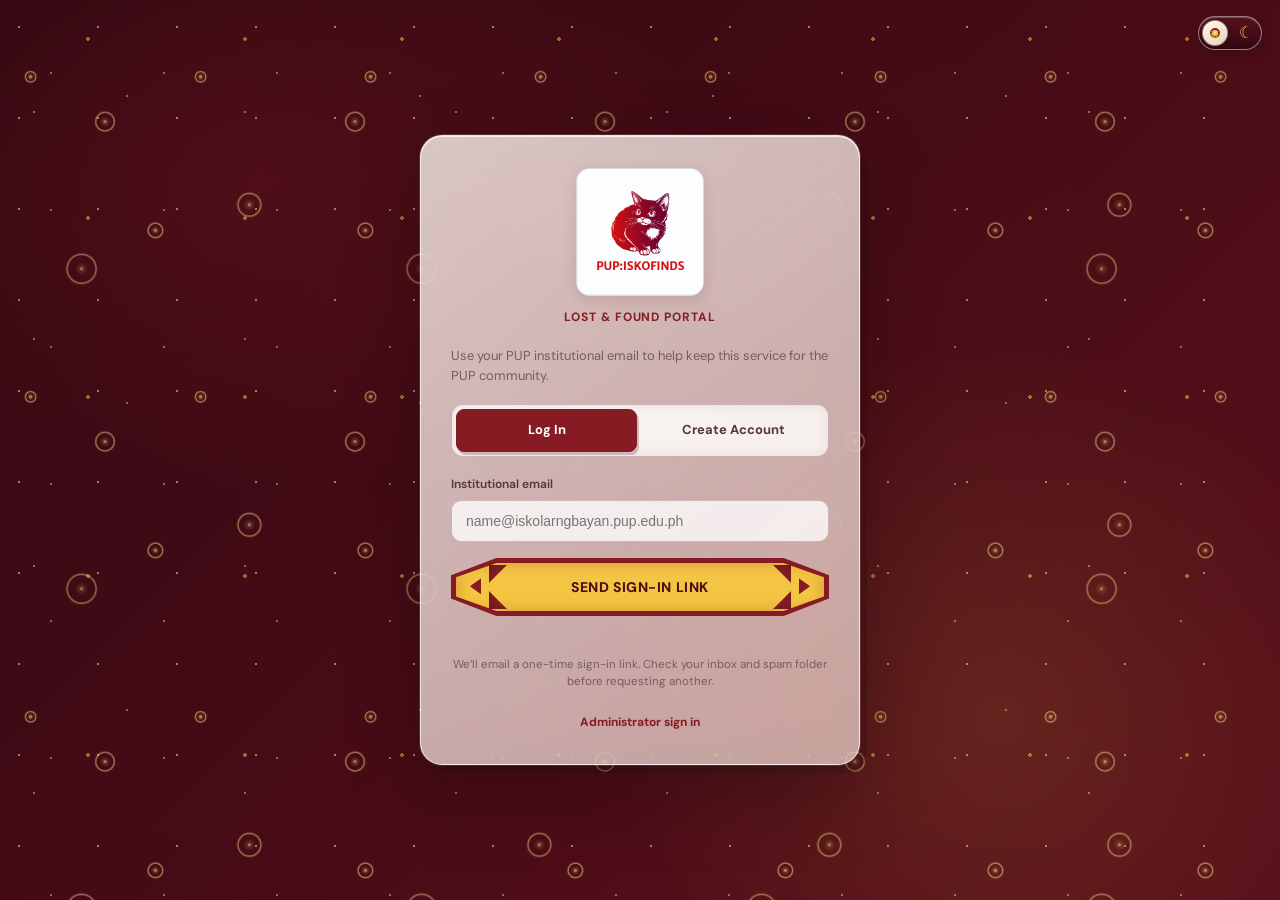
<file: index.html>
<!DOCTYPE html>
<html lang="en">
<head>
<meta charset="UTF-8"/>
<meta name="viewport" content="width=device-width,initial-scale=1,viewport-fit=cover"/>
<title>PUP:IskoFinds — Lost &amp; Found</title>
<link rel="preconnect" href="https://fonts.googleapis.com"/>
<link rel="preconnect" href="https://fonts.gstatic.com" crossorigin/>
<link href="https://fonts.googleapis.com/css2?family=DM+Sans:ital,opsz,wght@0,9..40,100..1000;1,9..40,100..1000&family=DM+Serif+Display:ital@0;1&display=swap" rel="stylesheet"/>
<link rel="icon" type="image/png" href="assets/brand/iskofinds-cat.png?v=2"/>
<link rel="stylesheet" href="css/styles.css"/>
</head>
<body>
  <!-- AUTH MODAL (Login / Sign Up) -->
<!-- FULL-SCREEN AUTH GATE OVERLAY -->
<div id="auth-gate" class="auth-gate">
  <button class="theme-toggle theme-toggle--auth" type="button" role="switch" aria-checked="true" aria-label="Dark mode" title="Switch to light mode">
    <span class="theme-toggle-sun" aria-hidden="true">☼</span>
    <span class="theme-toggle-moon" aria-hidden="true">☾</span>
    <span class="theme-toggle-orb" aria-hidden="true"><span></span></span>
  </button>
  <section class="auth-gate-panel" aria-labelledby="auth-title">
    <div class="auth-brand">
      <img class="auth-brand-logo" src="assets/brand/iskofinds-logo.png" alt="" />
      <h1 id="auth-title" class="auth-title visually-hidden">PUP:IskoFinds</h1>
      <p class="auth-subtitle">Lost &amp; Found Portal</p>
    </div>

    <p class="auth-intro">Use your PUP institutional email to help keep this service for the PUP community.</p>

    <div class="auth-tabs" role="group" aria-label="Choose sign-in or account creation">
      <button type="button" id="tab-login" class="auth-tab active" aria-pressed="true" onclick="window.switchAuthTab('login')">Log In</button>
      <button type="button" id="tab-signup" class="auth-tab" aria-pressed="false" onclick="window.switchAuthTab('signup')">Create Account</button>
    </div>

    <div class="auth-field">
      <label id="auth-label-text" for="gate-email">Institutional email</label>
      <input type="email" id="gate-email" autocomplete="email" placeholder="name@iskolarngbayan.pup.edu.ph" />
    </div>

    <fieldset id="auth-story-choice" class="auth-story-choice hidden">
      <legend>Choose your first storyline</legend>
      <p>Your chosen side opens first. Complete its chapters to unlock the other side. This does not change the app’s light or dark appearance.</p>
      <div class="auth-story-options">
        <label class="auth-story-option">
          <input type="radio" name="story-side" value="light" required />
          <span><strong>Light Side</strong><small>Begin with the Light Side storyline.</small></span>
        </label>
        <label class="auth-story-option">
          <input type="radio" name="story-side" value="dark" required />
          <span><strong>Dark Side</strong><small>Begin with the Dark Side storyline.</small></span>
        </label>
      </div>
    </fieldset>

    <button class="btn btn-primary auth-submit" onclick="window.handleGateLogin()" id="auth-submit-btn">
      <span class="auth-submit-label">Send sign-in link</span>
      <span class="auth-submit-clip" aria-hidden="true"></span>
      <span class="auth-submit-arrow auth-submit-arrow-left" aria-hidden="true"></span>
      <span class="auth-submit-arrow auth-submit-arrow-right" aria-hidden="true"></span>
      <span class="auth-submit-corner auth-submit-corner-top-left" aria-hidden="true"></span>
      <span class="auth-submit-corner auth-submit-corner-top-right" aria-hidden="true"></span>
      <span class="auth-submit-corner auth-submit-corner-bottom-left" aria-hidden="true"></span>
      <span class="auth-submit-corner auth-submit-corner-bottom-right" aria-hidden="true"></span>
    </button>
    <p id="auth-status" class="auth-status" role="status" aria-live="polite"></p>
    <p class="auth-hint">We’ll email a one-time sign-in link. Check your inbox and spam folder before requesting another.</p>
    <a class="auth-admin-link" href="admin.html">Administrator sign in</a>
  </section>
</div>

<div class="shell" id="app-shell" style="display: none;">
  <!-- SIDEBAR (Desktop) -->
  <aside class="sidebar">
    <div class="sidebar-brand">
      <span class="brand-seal" aria-hidden="true">
        <img class="brand-emblem" src="assets/brand/iskofinds-cat.png" alt="" />
      </span>
      <div class="sidebar-brand-copy">
        <div class="brand-name">PUP:IskoFinds</div>
        <div class="brand-sub">Lost &amp; Found System</div>
      </div>
    </div>
    <!-- HOME. -->
    <nav class="sidebar-nav">
      <div class="nav-section-label">Menu</div>
      <button class="nav-item active" data-sec="home">
        <span class="nav-icon">🏠</span> Home
      </button>
      <button class="nav-item" data-sec="items">
        <span class="nav-icon">📋</span> Browse Items
        <span class="nav-badge" id="sb-badge">0</span>
      </button>
    
    <!-- PERSONAL / USER ACTION -->
      <div class="nav-section-label" style="margin-top: 16px;">Personal</div>
      <button class="nav-item" data-sec="my-reports">
        <span class="nav-icon">👤</span> My Reports
      </button>
      <button class="nav-item" data-sec="journey">
        <span class="nav-icon">📖</span> My Journey
      </button>
      <button class="nav-item" data-sec="announcements">
        <span class="nav-icon">📣</span> Promote Announcement
      </button>

      <div class="nav-section-label">Actions</div>
      <button class="nav-item" onclick="openReport()">
        <span class="nav-icon">➕</span> Report Item
      </button>
      <button class="nav-item" type="button" onclick="window.openFeedbackSheet()">
        <span class="nav-icon">💬</span> Report Feedback
      </button>
    </nav>
    <div class="sidebar-footer">
      <button class="theme-toggle theme-toggle--sidebar" type="button" role="switch" aria-checked="true" aria-label="Dark mode" title="Switch to light mode">
        <span class="theme-toggle-sun" aria-hidden="true">☼</span>
        <span class="theme-toggle-moon" aria-hidden="true">☾</span>
        <span class="theme-toggle-orb" aria-hidden="true"><span></span></span>
      </button>
      <button class="logout-btn" type="button" id="logout-btn">Log out</button>
    </div>
  </aside>

  <!-- MOBILE TOPBAR -->
  <header class="topbar">
    <div class="topbar-brand">
      <span class="topbar-seal" aria-hidden="true">
        <img class="brand-emblem" src="assets/brand/iskofinds-cat.png" alt="" />
      </span>
      <div class="topbar-name">PUP:IskoFinds</div>
    </div>
    <button class="theme-toggle theme-toggle--topbar" type="button" role="switch" aria-checked="true" aria-label="Dark mode" title="Switch to light mode">
      <span class="theme-toggle-sun" aria-hidden="true">☼</span>
      <span class="theme-toggle-moon" aria-hidden="true">☾</span>
      <span class="theme-toggle-orb" aria-hidden="true"><span></span></span>
    </button>
    <button class="btn btn-primary btn-sm" onclick="openReport()">+ Report</button>
  </header>

  <!-- MAIN CONTENT AREA -->
  <main class="main">
    
    <!-- SECTION: HOME -->
    <section id="sec-home" class="section active">
      <div class="page-header">
        <h1>Campus Lost &amp; Found</h1>
        <p>A centralized platform for the Polytechnic University of the Philippines community to report and recover misplaced belongings.</p>
        <div class="page-header-actions">
          <button class="btn btn-primary" onclick="openReport()">Report Lost or Found Item</button>
          <button class="btn btn-ghost-on-maroon" onclick="goTo('items')">Browse All Items</button>
          <button class="btn btn-ghost-on-maroon" onclick="goTo('announcements')">Promote Announcement</button>
        </div>
      </div>
      <div class="page-body">
        <div id="announcement-banner" class="announcement-strip" role="status" aria-live="polite" style="display:none;">
          <div class="announcement-tag">Announcement</div>
          <div class="announcement-copy"></div>
        </div>

        <div class="home-grid">
          <div class="home-tile" onclick="goTo('items')">
            <div class="tile-icon red">🔴</div>
            <h3>Lost Reports</h3>
            <p>View items reported missing across campus grounds.</p>
            <div class="tile-stat" id="hs-lost"><span data-stat-count>0</span><span>active items</span></div>
          </div>
          <div class="home-tile" onclick="goTo('items')">
            <div class="tile-icon green">🟢</div>
            <h3>Found Items</h3>
            <p>Browse items turned in to offices or student councils.</p>
            <div class="tile-stat" id="hs-found"><span data-stat-count>0</span><span>items waiting</span></div>
          </div>
          <div class="home-tile" onclick="goTo('items')">
            <div class="tile-icon amber">⚠️</div>
            <h3>Open Reports</h3>
            <p>Total unresolved cases currently tracking.</p>
            <div class="tile-stat" id="hs-open"><span data-stat-count>0</span><span>open cases</span></div>
          </div>
          <div class="home-tile" onclick="goTo('items')">
            <div class="tile-icon purple">✨</div>
            <h3>Resolved</h3>
            <p>Successfully reunited items and owners.</p>
            <div class="tile-stat" id="hs-res"><span data-stat-count>0</span><span>resolved</span></div>
          </div>
        </div>

        <div class="home-two-col" style="margin-top:10px">
          <div>
            <div class="section-label">Quick Overview</div>
            <div class="home-tile quick-overview">
              <div class="overview-counts">
                <div class="overview-metric"><strong id="ht-open">0</strong><span>open reports</span></div>
                <div class="overview-metric"><strong id="ht-resolved">0</strong><span>resolved</span></div>
              </div>
              <p>Search current reports by category, location, or status.</p>
              <button class="btn btn-ghost btn-sm" type="button" onclick="goTo('items')">Browse items <span aria-hidden="true">→</span></button>
            </div>
          </div>
          <div>
            <div class="section-label">Recent Activity</div>
            <div class="recent-list" id="recent-list">
              <!-- Dynamically populated -->
            </div>
          </div>
        </div>
      </div>
    </section>

    <!-- SECTION: BROWSE ITEMS -->
    <section id="sec-items" class="section">
      <div class="page-header">
        <h1>Browse Items</h1>
        <p>Filter through all reported lost and found belongings on campus.</p>
        <div class="stat-strip">
          <div class="stat-pill"><span class="stat-pill-icon">📦</span><div><div class="stat-pill-val" id="lf-total">0</div><div class="stat-pill-lbl">Total</div></div></div>
          <div class="stat-pill"><span class="stat-pill-icon">🔴</span><div><div class="stat-pill-val" id="lf-lost">0</div><div class="stat-pill-lbl">Lost</div></div></div>
          <div class="stat-pill"><span class="stat-pill-icon">🟢</span><div><div class="stat-pill-val" id="lf-found">0</div><div class="stat-pill-lbl">Found</div></div></div>
          <div class="stat-pill"><span class="stat-pill-icon">✨</span><div><div class="stat-pill-val" id="lf-resolved">0</div><div class="stat-pill-lbl">Resolved</div></div></div>
        </div>
      </div>
      <div class="page-body">
        <div class="toolbar">
          <div class="search-box">
            <span class="search-icon">🔍</span>
            <input type="text" id="lf-search" placeholder="Search item title, location, description..."/>
          </div>
          <select id="status-filter" class="select-sm">
            <option value="">All Statuses</option>
            <option value="open">Open</option>
            <option value="claimed">Claimed</option>
            <option value="resolved">Resolved</option>
          </select>
          <select id="cat-filter" class="select-sm">
            <option value="">All Categories</option>
            <option value="Electronics">Electronics</option>
            <option value="Clothing & Accessories">Clothing & Accessories</option>
            <option value="ID / Cards">ID / Cards</option>
            <option value="Bag / Backpack">Bag / Backpack</option>
            <option value="Books / Notes">Books / Notes</option>
            <option value="Keys">Keys</option>
            <option value="Glasses">Glasses</option>
            <option value="Jewelry">Jewelry</option>
            <option value="Money / Wallet">Money / Wallet</option>
            <option value="Documents">Documents</option>
            <option value="Other">Other</option>
          </select>
          <div class="chip-group" id="type-chips">
            <div class="chip active" data-type="">All Types</div>
            <div class="chip" data-type="lost">Lost</div>
            <div class="chip" data-type="found">Found</div>
          </div>
        </div>

        <div class="cards-grid" id="items-grid">
          <div class="loading">
            <div class="spinner"></div>
            <p>Loading items feed...</p>
          </div>
        </div>
      </div>
    </section>

    <!-- SECTION: MY REPORTS -->
    <section id="sec-my-reports" class="section">
      <div class="page-header">
        <h1>My Reports</h1>
        <p>Track your reports and confirm successful handoffs with the other participant.</p>
      </div>
      <div class="page-body">
        <div class="cards-grid" id="my-reports-grid">
          <div class="loading">
            <div class="spinner"></div>
            <p>Loading your reports...</p>
          </div>
        </div>
      </div>
    </section>

    <!-- SECTION: COMIC REWARDS -->
    <section id="sec-journey" class="section">
      <div class="page-header">
        <h1>My Journey</h1>
        <p>Choose your first storyline when creating your account. Confirmed returns unlock its chapters; finish that side to open the other storyline.</p>
      </div>
      <div class="page-body journey-page">
        <div class="journey-summary">
          <article class="journey-rank-card">
            <span class="journey-eyebrow">Current rank</span>
            <h2 id="journey-rank">New Isko</h2>
            <p><strong id="journey-reunion-count">0</strong> confirmed handoffs</p>
          </article>
          <article class="journey-progress-card">
            <div class="journey-progress-heading">
              <div>
                <span class="journey-eyebrow">Comic progress</span>
                <h2><span id="journey-chapter-count">0</span> chapters unlocked</h2>
              </div>
              <span class="journey-progress-icon" aria-hidden="true">📚</span>
            </div>
            <p id="journey-next-rank">Complete a confirmed handoff to unlock your first chapter.</p>
          </article>
        </div>

        <section class="journey-panel" aria-labelledby="journey-pending-heading">
          <div class="journey-section-heading">
            <div>
              <h2 id="journey-pending-heading">Handoff confirmations</h2>
              <p>Starting a handoff counts as your confirmation. The other participant must sign in and confirm before it is completed; no email notification is sent.</p>
            </div>
          </div>
          <div id="journey-transactions" class="journey-transactions" aria-live="polite">
            <p class="journey-empty">Your handoff activity will appear here.</p>
          </div>
        </section>

        <section class="journey-panel" aria-labelledby="journey-badges-heading">
          <div class="journey-section-heading">
            <div>
              <h2 id="journey-badges-heading">Achievements</h2>
              <p>Milestones earned through confirmed returns.</p>
            </div>
          </div>
          <div id="journey-badges" class="journey-badges"></div>
        </section>

        <section class="journey-panel" aria-labelledby="journey-chapters-heading">
          <div class="journey-section-heading">
            <div>
              <h2 id="journey-chapters-heading">Comic chapters</h2>
              <p>Your chosen storyline opens first. All chapters on the other side become available after you unlock every chapter in your first storyline.</p>
            </div>
          </div>
          <div id="journey-chapters" class="journey-chapters"></div>
        </section>
      </div>
    </section>

    <!-- SECTION: PAID ANNOUNCEMENTS -->
    <section id="sec-announcements" class="section">
      <div class="page-header">
        <h1>Promote an Announcement</h1>
        <p>Submit your announcement for review. Pay only after an admin approves the text; it will be posted once payment is verified.</p>
      </div>
      <div class="page-body announcement-page">
        <section class="announcement-promotion-panel" aria-labelledby="announcement-request-heading">
          <div>
            <p class="announcement-promotion-rate">PHP 10 per hour · choose 1–5 hours</p>
            <h2 id="announcement-request-heading">Request a paid announcement</h2>
            <p>Choose how long you want your announcement to run. Admins review and may edit your text before payment. You pay the displayed total only after approval; your announcement is published after receipt verification.</p>
          </div>
          <form id="announcement-request-form" class="announcement-request-form" onsubmit="window.submitAnnouncementRequest(event)">
            <div class="field">
              <label for="announcement-request-title">Headline</label>
              <input id="announcement-request-title" name="title" type="text" maxlength="100" required />
            </div>
            <div class="field">
              <label for="announcement-request-message">Announcement text</label>
              <textarea id="announcement-request-message" name="message" rows="4" maxlength="500" required></textarea>
            </div>
            <div class="field">
              <label for="announcement-request-duration">Posting duration · PHP 10 per hour</label>
              <select id="announcement-request-duration" name="duration-hours" required>
                <option value="1">1 hour · PHP 10</option>
                <option value="2">2 hours · PHP 20</option>
                <option value="3">3 hours · PHP 30</option>
                <option value="4">4 hours · PHP 40</option>
                <option value="5">5 hours · PHP 50</option>
              </select>
            </div>
            <div class="form-actions">
              <span id="announcement-request-status" class="announcement-request-status" role="status" aria-live="polite"></span>
              <button class="btn btn-primary" type="submit">Submit for review</button>
            </div>
          </form>
        </section>
        <section class="announcement-requests-panel" aria-labelledby="my-announcements-heading">
          <div class="journey-section-heading">
            <div>
              <h2 id="my-announcements-heading">My announcement requests</h2>
              <p>Review status, approved payment details, and receipt verification for your submissions.</p>
            </div>
          </div>
          <div id="my-announcement-requests" class="my-announcement-requests" aria-live="polite">
            <p class="announcement-request-empty">Your submissions will appear here.</p>
          </div>
        </section>
      </div>
    </section>

  </main>
</div>

<!-- MOBILE BOTTOM NAVIGATION -->
<nav class="mobile-nav">
  <button class="mob-btn active" data-sec="home"><span class="mn-icon">🏠</span>Home</button>
  <button class="mob-btn" data-sec="items"><span class="mn-icon">📋</span>Browse</button>
  <button class="mob-btn" onclick="openReport()"><span class="mn-icon">➕</span>Report</button>
  <button class="mob-btn" data-sec="my-reports"><span class="mn-icon">👤</span>My Reports</button>
  <button class="mob-btn" data-sec="journey"><span class="mn-icon">📖</span>Journey</button>
  <button class="mob-btn" data-sec="announcements"><span class="mn-icon">📣</span>Promote</button>
  <button class="mob-btn" type="button" onclick="window.openFeedbackSheet()"><span class="mn-icon">💬</span>Feedback</button>
</nav>

<!-- REPORT MODAL OVERLAY -->
<div class="overlay" id="report-overlay">
  <div class="modal">
    <div class="modal-head">
      <h2>Report Lost or Found Item</h2>
      <button class="modal-close" onclick="closeModal('report-overlay')">&times;</button>
    </div>
    <div class="modal-body">
      <div class="field" style="margin-bottom:16px">
        <label>Report Type</label>
        <div class="type-toggle">
          <button type="button" class="type-opt sel-lost" id="t-lost" onclick="setFType('lost')">🔴 I Lost Something</button>
          <button type="button" class="type-opt" id="t-found" onclick="setFType('found')">🟢 I Found Something</button>
        </div>
      </div>
      <div class="form-grid">
        <div class="field full">
          <label>Item Title <span class="req">*</span></label>
          <input type="text" id="f-title" placeholder="e.g. Student ID - CCS or Black Umbrella"/>
        </div>
        <div class="field">
          <label>Category <span class="req">*</span></label>
          <select id="f-cat">
            <option value="Electronics">Electronics</option>
            <option value="Clothing & Accessories">Clothing & Accessories</option>
            <option value="ID / Cards">ID / Cards</option>
            <option value="Bag / Backpack">Bag / Backpack</option>
            <option value="Books / Notes">Books / Notes</option>
            <option value="Keys">Keys</option>
            <option value="Glasses">Glasses</option>
            <option value="Jewelry">Jewelry</option>
            <option value="Money / Wallet">Money / Wallet</option>
            <option value="Documents">Documents</option>
            <option value="Other">Other</option>
          </select>
        </div>
        <div class="field">
          <label for="f-campus">PUP Campus <span class="req">*</span></label>
          <select id="f-campus" required>
            <option value="">Select campus</option>
            <optgroup label="Metro Manila">
              <option value="A. Mabini Main Campus (Sta. Mesa, Manila)">A. Mabini Main Campus (Sta. Mesa, Manila)</option>
              <option value="NDC Compound (Sta. Mesa, Manila)">NDC Compound (Sta. Mesa, Manila)</option>
              <option value="M.H. Del Pilar Campus (Sta. Mesa, Manila)">M.H. Del Pilar Campus (Sta. Mesa, Manila)</option>
              <option value="S.H. Loyola Campus (Manila)">S.H. Loyola Campus (Manila)</option>
              <option value="Taguig City Campus">Taguig City Campus</option>
              <option value="Quezon City Campus">Quezon City Campus</option>
              <option value="San Juan City Campus">San Juan City Campus</option>
              <option value="Paranaque City Campus">Paranaque City Campus</option>
              <option value="Caloocan City Campus">Caloocan City Campus</option>
            </optgroup>
            <optgroup label="Central Luzon">
              <option value="Bataan Campus">Bataan Campus</option>
              <option value="Sta. Maria, Bulacan Campus">Sta. Maria, Bulacan Campus</option>
              <option value="Pulilan, Bulacan Campus">Pulilan, Bulacan Campus</option>
              <option value="Cabiao, Nueva Ecija Campus">Cabiao, Nueva Ecija Campus</option>
            </optgroup>
            <optgroup label="South Luzon">
              <option value="Lopez, Quezon Campus">Lopez, Quezon Campus</option>
              <option value="Mulanay, Quezon Campus">Mulanay, Quezon Campus</option>
              <option value="General Luna, Quezon Campus">General Luna, Quezon Campus</option>
              <option value="Unisan, Quezon Campus">Unisan, Quezon Campus</option>
              <option value="Ragay, Camarines Sur Campus">Ragay, Camarines Sur Campus</option>
              <option value="Sto. Tomas, Batangas Campus">Sto. Tomas, Batangas Campus</option>
              <option value="Maragondon, Cavite Campus">Maragondon, Cavite Campus</option>
              <option value="Alfonso, Cavite Campus">Alfonso, Cavite Campus</option>
              <option value="Binan, Laguna Campus">Binan, Laguna Campus</option>
              <option value="San Pedro, Laguna Campus">San Pedro, Laguna Campus</option>
              <option value="Sta. Rosa, Laguna Campus">Sta. Rosa, Laguna Campus</option>
              <option value="Calauan, Laguna Campus">Calauan, Laguna Campus</option>
              <option value="Pakil, Laguna Campus">Pakil, Laguna Campus</option>
            </optgroup>
            <optgroup label="MIMAROPA">
              <option value="Bansud, Oriental Mindoro Campus">Bansud, Oriental Mindoro Campus</option>
              <option value="Sablayan, Occidental Mindoro Campus">Sablayan, Occidental Mindoro Campus</option>
            </optgroup>
          </select>
        </div>
        <div class="field">
          <label for="f-loc">Specific Location <span class="req">*</span></label>
          <input type="text" id="f-loc" placeholder="e.g. Main Library, 3rd Floor" required />
        </div>
        <div class="field full">
          <label>Description <span class="req">*</span></label>
          <textarea id="f-desc" placeholder="Provide distinct features, color, brand, or stickers..."></textarea>
        </div>
        <div class="field">
          <label>Your Name <span class="req">*</span></label>
          <input type="text" id="f-name" placeholder="Full Name"/>
        </div>
        <div class="field">
          <label>Contact Info (Email / Phone) <span class="req">*</span></label>
          <input type="text" id="f-contact" placeholder="e.g. name@iskolarngbayan.pup.edu.ph"/>
        </div>
        <div class="field">
          <label for="f-dept">Department / College (optional)</label>
          <select id="f-dept">
            <option value="">Select college or unit</option>
            <option value="College of Accountancy and Finance (CAF)">College of Accountancy and Finance (CAF)</option>
            <option value="College of Architecture, Design and the Built Environment (CADBE)">College of Architecture, Design and the Built Environment (CADBE)</option>
            <option value="College of Arts and Letters (CAL)">College of Arts and Letters (CAL)</option>
            <option value="College of Business Administration (CBA)">College of Business Administration (CBA)</option>
            <option value="College of Communication (COC)">College of Communication (COC)</option>
            <option value="College of Computer and Information Sciences (CCIS)">College of Computer and Information Sciences (CCIS)</option>
            <option value="College of Education (COED)">College of Education (COED)</option>
            <option value="College of Engineering (CE)">College of Engineering (CE)</option>
            <option value="College of Human Kinetics (CHK)">College of Human Kinetics (CHK)</option>
            <option value="College of Law (CL)">College of Law (CL)</option>
            <option value="College of Political Science and Public Administration (CPSPA)">College of Political Science and Public Administration (CPSPA)</option>
            <option value="College of Social Sciences and Development (CSSD)">College of Social Sciences and Development (CSSD)</option>
            <option value="College of Science (CS)">College of Science (CS)</option>
            <option value="College of Tourism, Hospitality and Transportation Management (CTHTM)">College of Tourism, Hospitality and Transportation Management (CTHTM)</option>
            <option value="Institute of Technology (ITECH)">Institute of Technology (ITECH)</option>
            <option value="Open University System (OUS)">Open University System (OUS)</option>
            <option value="Senior High School (SHS)">Senior High School (SHS)</option>
            <option value="Laboratory High School (LHS)">Laboratory High School (LHS)</option>
            <option value="University Office / Personnel">University Office / Personnel</option>
            <option value="Other">Other</option>
          </select>
        </div>
        <div class="field">
          <label>Attach Image</label>
          <input type="file" id="f-img-file" accept="image/*"/>
        </div>
      </div>
      <div class="form-actions">
        <button class="btn btn-ghost" onclick="closeModal('report-overlay')">Cancel</button>
        <button class="btn btn-primary" id="submit-btn" onclick="submitReport()">Submit Report</button>
      </div>
    </div>
  </div>
</div>

<!-- HANDOFF CONFIRMATION MODAL -->
<div class="overlay" id="handoff-overlay" style="display:none;">
  <div class="modal">
    <div class="modal-head">
      <h2>Confirm a successful handoff</h2>
      <button class="modal-close" type="button" onclick="window.closeModal('handoff-overlay')">&times;</button>
    </div>
    <div class="modal-body">
      <p class="handoff-modal-copy">Enter the other participant's verified PUP institutional email. Starting this handoff records your confirmation; they must sign in and confirm before the report is marked resolved and rewards are unlocked. No email notification is sent, so ask them to check My Journey.</p>
      <form id="handoff-form">
        <input type="hidden" id="handoff-item-id" />
        <div class="field">
          <label for="handoff-partner-email">Other participant's PUP email</label>
          <input id="handoff-partner-email" type="email" autocomplete="email" placeholder="name@iskolarngbayan.pup.edu.ph" required />
        </div>
        <div class="form-actions">
          <button type="button" class="btn btn-ghost" onclick="window.closeModal('handoff-overlay')">Cancel</button>
          <button type="submit" class="btn btn-primary" id="handoff-submit">Start handoff</button>
        </div>
      </form>
    </div>
  </div>
</div>

<!-- OWNER MATCH ADMIN REVIEW MODAL -->
<div class="overlay" id="owner-match-overlay" style="display:none;">
  <div class="modal">
    <div class="modal-head">
      <h2>Owner Match Review</h2>
      <button class="modal-close" onclick="window.closeModal('owner-match-overlay')">&times;</button>
    </div>
    <div class="modal-body">
      <form onsubmit="window.submitOwnerMatch(event)">
        <input type="hidden" id="owner-match-item-id" />

        <div class="field" style="margin-bottom:16px;">
          <label>Likely owner name</label>
          <input type="text" id="owner-match-name" placeholder="e.g. Maria Santos" required />
        </div>

        <div class="field" style="margin-bottom:16px;">
          <label>How do you know it is theirs?</label>
          <textarea id="owner-match-proof" rows="4" placeholder="Name on a case, student ID details, sticker, exact serial, or other identifying clue." required></textarea>
        </div>

        <div class="field" style="margin-bottom:16px;">
          <label>Evidence photo</label>
          <input type="file" id="owner-match-image" accept="image/*" />
        </div>

        <div class="field" style="margin-bottom:16px;">
          <label>Your contact</label>
          <input type="text" id="owner-match-contact" placeholder="e.g. name@iskolarngbayan.pup.edu.ph" required />
        </div>

        <div class="form-actions">
          <button type="button" class="btn btn-ghost" onclick="window.closeModal('owner-match-overlay')">Cancel</button>
          <button type="submit" class="btn btn-primary">Send to Admin</button>
        </div>
      </form>
    </div>
  </div>
</div>

<!-- FEEDBACK SHEET -->
<div class="overlay" id="feedback-overlay" style="display:none;">
  <div class="modal feedback-modal">
    <div class="modal-head">
      <h2>Share Feedback</h2>
      <button class="modal-close" type="button" onclick="window.closeModal('feedback-overlay')">&times;</button>
    </div>
    <div class="modal-body">
      <div id="feedback-topic-step">
        <p class="feedback-question">What would you like to report?</p>
        <div class="feedback-topics">
          <label class="feedback-topic">
            <input type="radio" name="feedback-topic" value="website" />
            <span><strong>Website problem or suggestion</strong><small>Tell us what is not working or how we could improve the site.</small></span>
          </label>
          <label class="feedback-topic">
            <input type="radio" name="feedback-topic" value="item" />
            <span><strong>I need help with an item claim</strong><small>The poster has not replied. Ask an admin to follow up.</small></span>
          </label>
          <label class="feedback-topic">
            <input type="radio" name="feedback-topic" value="announcement" />
            <span><strong>Problem with an announcement</strong><small>Report information that is incorrect or out of date.</small></span>
          </label>
        </div>
        <div class="form-actions">
          <button class="btn btn-ghost" type="button" onclick="window.closeModal('feedback-overlay')">Cancel</button>
          <button class="btn btn-primary" type="button" onclick="window.continueFeedback()">Continue</button>
        </div>
      </div>
      <form id="feedback-message-step" class="hidden" onsubmit="window.submitFeedback(event)">
        <p class="feedback-question" id="feedback-message-prompt">Tell us more</p>
        <div class="field hidden" id="feedback-item-field">
          <label for="feedback-item-select">Which item are you trying to claim?</label>
          <select id="feedback-item-select"></select>
        </div>
        <div class="field" style="margin-top:14px;">
          <label for="feedback-message" id="feedback-message-label">Details</label>
          <textarea id="feedback-message" rows="5" placeholder="Include details that will help us understand the issue." required></textarea>
        </div>
        <div class="field hidden" id="feedback-item-evidence-field">
          <label for="feedback-item-evidence">Optional photo evidence</label>
          <input id="feedback-item-evidence" name="evidence-image" type="file" accept="image/jpeg,image/png,image/webp,image/gif" aria-describedby="feedback-evidence-hint" />
          <small id="feedback-evidence-hint">One image, up to 5 MB. Only admins can view claim evidence.</small>
        </div>
        <div class="field hidden" id="feedback-report-evidence-field">
          <label for="feedback-report-evidence">Optional screenshot</label>
          <input id="feedback-report-evidence" name="feedback-evidence-image" type="file" accept="image/jpeg,image/png,image/webp,image/gif" aria-describedby="feedback-report-evidence-hint" />
          <small id="feedback-report-evidence-hint">One image, up to 5 MB. Only admins can view this screenshot.</small>
        </div>
        <div class="form-actions">
          <button class="btn btn-ghost" type="button" onclick="window.backToFeedbackTopics()">Back</button>
          <button class="btn btn-primary" id="feedback-submit-btn" type="submit">Send feedback</button>
        </div>
      </form>
    </div>
  </div>
</div>

<!-- DETAIL MODAL OVERLAY -->
<div class="overlay" id="detail-overlay">
  <div class="modal">
    <div class="modal-head">
      <h2 id="det-title">Item Details</h2>
      <button class="modal-close" onclick="closeModal('detail-overlay')">&times;</button>
    </div>
    <div class="modal-body" id="det-body">
      <!-- Dynamically filled -->
    </div>
  </div>
</div>

<!-- TOAST NOTIFICATION CONTAINER -->
<div id="toast" class="toast"></div>

<!-- JS -->
<script src="./js/theme-toggle.js"></script>
<script type="module" src="./js/app.js"></script>
</body>
</html>
</file>
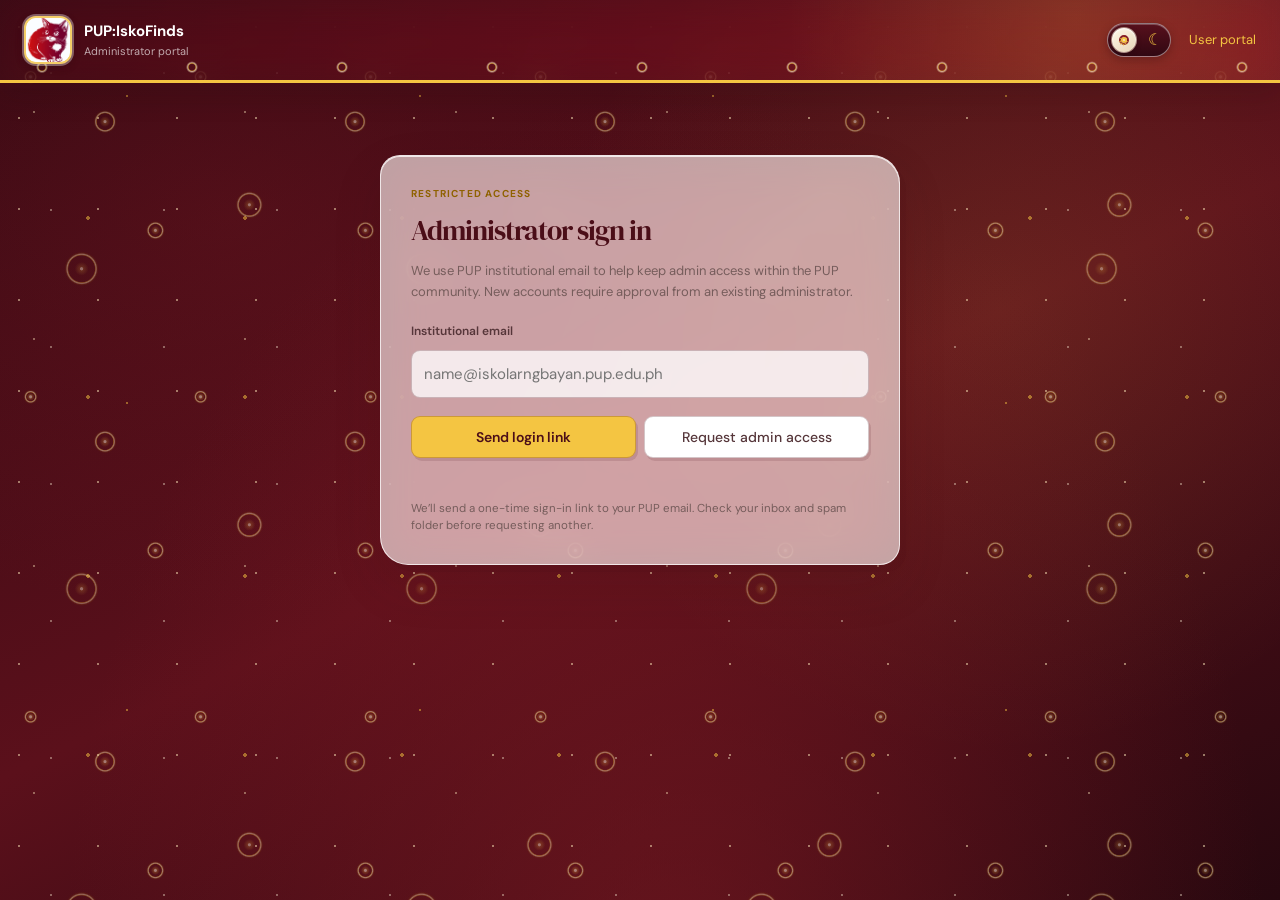
<file: admin.html>
<!DOCTYPE html>
<html lang="en">
<head>
  <meta charset="UTF-8" />
  <meta name="viewport" content="width=device-width, initial-scale=1" />
  <title>Admin Portal | PUP:IskoFinds</title>
  <link rel="preconnect" href="https://fonts.googleapis.com" />
  <link rel="preconnect" href="https://fonts.gstatic.com" crossorigin />
  <link href="https://fonts.googleapis.com/css2?family=DM+Sans:ital,opsz,wght@0,9..40,100..1000;1,9..40,100..1000&family=DM+Serif+Display:ital@0;1&display=swap" rel="stylesheet" />
  <link rel="icon" type="image/png" href="assets/brand/iskofinds-cat.png?v=2" />
  <link rel="stylesheet" href="css/styles.css" />
  <link rel="stylesheet" href="css/admin.css" />
</head>
<body class="admin-page">
  <header class="admin-header">
    <a class="admin-brand" href="index.html" aria-label="PUP:IskoFinds user portal">
      <span class="admin-brand-seal" aria-hidden="true">
        <img class="brand-emblem" src="assets/brand/iskofinds-cat.png" alt="" />
      </span>
      <span><strong>PUP:IskoFinds</strong><small>Administrator portal</small></span>
    </a>
    <div class="admin-header-actions">
      <button class="theme-toggle" type="button" role="switch" aria-checked="true" aria-label="Dark mode" title="Switch to light mode">
        <span class="theme-toggle-sun" aria-hidden="true">☼</span>
        <span class="theme-toggle-moon" aria-hidden="true">☾</span>
        <span class="theme-toggle-orb" aria-hidden="true"><span></span></span>
      </button>
      <a class="admin-user-link" href="index.html">User portal</a>
    </div>
  </header>

  <main class="admin-main">
    <section id="admin-auth-panel" class="admin-panel">
      <p class="admin-eyebrow">Restricted access</p>
      <h1>Administrator sign in</h1>
      <p class="admin-intro">We use PUP institutional email to help keep admin access within the PUP community. New accounts require approval from an existing administrator.</p>
      <form id="admin-auth-form" class="admin-auth-form">
        <label for="admin-email">Institutional email</label>
        <input id="admin-email" type="email" autocomplete="email" placeholder="name@iskolarngbayan.pup.edu.ph" required />
        <div class="admin-auth-actions">
          <button class="btn btn-primary" type="submit" data-auth-mode="login">Send login link</button>
          <button class="btn btn-ghost" type="submit" data-auth-mode="signup">Request admin access</button>
        </div>
      </form>
      <p id="admin-auth-status" class="admin-status" role="status" aria-live="polite"></p>
      <p class="admin-auth-hint">We’ll send a one-time sign-in link to your PUP email. Check your inbox and spam folder before requesting another.</p>
    </section>

    <section id="admin-pending-panel" class="admin-panel" hidden>
      <p class="admin-eyebrow">Access review</p>
      <h1>Admin access pending</h1>
      <p id="admin-pending-message" class="admin-intro"></p>
      <div class="admin-panel-actions">
        <button id="admin-pending-refresh" class="btn btn-ghost" type="button">Check status</button>
        <button class="btn btn-ghost" type="button" data-admin-signout>Sign out</button>
      </div>
    </section>

    <section id="admin-dashboard" class="admin-workspace" hidden>
      <div class="admin-dashboard-head">
        <div>
          <p class="admin-eyebrow">PUP:IskoFinds · Administration</p>
          <h1 id="admin-page-title">Dashboard</h1>
          <p class="admin-account-summary"><span id="admin-current-email" class="admin-intro"></span><span id="admin-current-role" class="admin-role-label"></span></p>
        </div>
        <div class="admin-panel-actions">
          <button id="admin-refresh" class="btn btn-ghost" type="button" aria-label="Refresh admin data">Refresh</button>
          <button class="btn btn-ghost" type="button" data-admin-signout>Sign out</button>
        </div>
      </div>

      <div class="admin-workspace-layout">
        <nav class="admin-sidebar" aria-label="Admin sections">
          <p class="admin-nav-label">Workspace</p>
          <button class="admin-nav-item active" type="button" data-admin-view="overview">Dashboard</button>
          <button class="admin-nav-item" type="button" data-admin-view="users">User management</button>
          <button class="admin-nav-item" type="button" data-admin-view="calendar">Calendar</button>
          <p class="admin-nav-label">Content</p>
          <button class="admin-nav-item" type="button" data-admin-view="comics">Comic chapters</button>
          <p class="admin-nav-label">Review queues</p>
          <button class="admin-nav-item" type="button" data-admin-view="access">Admin access <span id="nav-access-count">0</span></button>
          <button class="admin-nav-item" type="button" data-admin-view="announcements">Announcements <span id="nav-announcement-count">0</span></button>
          <button class="admin-nav-item" type="button" data-admin-view="feedback">User feedback <span id="nav-feedback-count">0</span></button>
          <button class="admin-nav-item" type="button" data-admin-view="claims">Claim follow-ups <span id="nav-claim-count">0</span></button>
          <button class="admin-nav-item" type="button" data-admin-view="matches">Owner matches <span id="nav-match-count">0</span></button>
          <p class="admin-nav-label">Account</p>
          <button class="admin-nav-item" type="button" data-admin-view="profile">Profile management</button>
          <div class="fb-badge admin-backend-status" role="status">
            <div class="fb-dot"></div>
            <span>Supabase ready</span>
          </div>
        </nav>

        <div class="admin-content">
          <section class="admin-view" data-admin-panel="overview" aria-labelledby="overview-heading">
            <div class="admin-view-heading"><div><p class="admin-eyebrow">At a glance</p><h2 id="overview-heading">Overview</h2></div><span id="admin-dashboard-status" class="admin-status" role="status" aria-live="polite"></span></div>
            <div class="admin-stat-grid">
              <article class="admin-stat"><span>Active item posts</span><strong id="overview-items">0</strong></article>
              <article class="admin-stat"><span>Lost items</span><strong id="overview-lost">0</strong></article>
              <article class="admin-stat"><span>Found items</span><strong id="overview-found">0</strong></article>
              <article class="admin-stat"><span>Pending reviews</span><strong id="overview-pending">0</strong></article>
            </div>
            <div class="admin-overview-grid">
              <section class="admin-section" aria-labelledby="item-chart-heading">
                <div class="admin-section-head"><h3 id="item-chart-heading">Lost and found posts</h3><span class="admin-chart-period">Current records</span></div>
                <div id="admin-item-chart" class="admin-chart" role="img" aria-label="Lost and found item post counts"></div>
              </section>
              <section class="admin-section" aria-labelledby="queue-chart-heading">
                <div class="admin-section-head"><h3 id="queue-chart-heading">Review queue volume</h3><span class="admin-chart-period">Pending</span></div>
                <div id="admin-queue-chart" class="admin-chart" role="img" aria-label="Pending review counts by queue"></div>
              </section>
            </div>
            <section class="admin-section admin-account-section" aria-labelledby="account-metrics-heading">
              <div class="admin-section-head"><div><h3 id="account-metrics-heading">Account activity</h3><p class="admin-view-intro">Registration and sign-in activity · trailing 30 days</p></div><span id="admin-account-metrics-source" class="admin-chart-period"></span></div>
              <div class="admin-account-metrics">
                <article><span>Total registered</span><strong id="admin-users-total">--</strong></article>
                <article><span>Active · 30 days</span><strong id="admin-users-active">--</strong></article>
                <article><span>New · 30 days</span><strong id="admin-users-new">--</strong></article>
                <article><span>Inactive · 30+ days</span><strong id="admin-users-inactive">--</strong></article>
                <article><span>Deleted accounts</span><strong id="admin-users-deleted">--</strong></article>
              </div>
              <div id="admin-user-chart" class="admin-chart admin-user-chart" role="img" aria-label="Active, inactive, and deleted account counts"></div>
              <p id="admin-account-metrics-note" class="admin-view-note">Deleted accounts are counted from the start of activity tracking. Inactive accounts are not assumed to be deleted.</p>
            </section>
            <section class="admin-section" aria-labelledby="activity-heading">
              <div class="admin-section-head"><h3 id="activity-heading">Recent activity</h3><button class="admin-text-button" type="button" data-admin-view-link="calendar">View calendar</button></div>
              <div id="admin-recent-activity" class="admin-list"></div>
            </section>
            <section class="admin-section" aria-labelledby="items-heading">
              <div class="admin-section-head"><h3 id="items-heading">Recent item posts</h3><span id="admin-item-count" class="admin-count">0</span></div>
              <div id="admin-item-list" class="admin-list"></div>
            </section>
          </section>

          <section class="admin-view" data-admin-panel="users" aria-labelledby="users-heading" hidden>
            <div class="admin-view-heading"><div><p class="admin-eyebrow">Access control</p><h2 id="users-heading">User management</h2><p class="admin-view-intro">Administrator accounts and their current access level.</p></div></div>
            <section class="admin-section" aria-labelledby="active-admins-heading">
              <div class="admin-section-head"><h3 id="active-admins-heading">Active administrators</h3><span id="admin-user-count" class="admin-count">0</span></div>
              <div id="admin-user-list" class="admin-list"></div>
            </section>
            <p id="admin-user-management-note" class="admin-view-note">Common Admins can review the administrator roster. Only Super Admins can approve access, change roles, or revoke admin access. Revoking access does not delete a user account.</p>
          </section>

          <section class="admin-view" data-admin-panel="calendar" aria-labelledby="calendar-heading" hidden>
            <div class="admin-view-heading"><div><p class="admin-eyebrow">Submission timeline</p><h2 id="calendar-heading">Calendar</h2><p class="admin-view-intro">Submission dates from item posts and review queues.</p></div></div>
            <section class="admin-section admin-calendar-section">
              <div class="admin-calendar-toolbar"><button id="calendar-previous" class="admin-icon-button" type="button" aria-label="Previous month">‹</button><h3 id="calendar-month-label"></h3><button id="calendar-next" class="admin-icon-button" type="button" aria-label="Next month">›</button></div>
              <div class="admin-calendar-weekdays" aria-hidden="true"><span>Sun</span><span>Mon</span><span>Tue</span><span>Wed</span><span>Thu</span><span>Fri</span><span>Sat</span></div>
              <div id="admin-calendar-grid" class="admin-calendar-grid"></div>
            </section>
            <section class="admin-section admin-calendar-events" aria-labelledby="calendar-events-heading"><div class="admin-section-head"><h3 id="calendar-events-heading">Selected date</h3><span id="calendar-selected-label" class="admin-chart-period"></span></div><div id="admin-calendar-events" class="admin-list"></div></section>
          </section>

          <section class="admin-view" data-admin-panel="access" aria-labelledby="access-heading" hidden>
            <div class="admin-view-heading"><div><p class="admin-eyebrow">Review queue</p><h2 id="access-heading">Admin access requests</h2><p class="admin-view-intro">Review requests for administrator privileges.</p></div><span id="admin-access-count" class="admin-count">0</span></div>
            <div id="admin-access-list" class="admin-list"></div>
          </section>

          <section class="admin-view" data-admin-panel="feedback" aria-labelledby="feedback-heading" hidden>
            <div class="admin-view-heading"><div><p class="admin-eyebrow">Review queue</p><h2 id="feedback-heading">User feedback</h2><p class="admin-view-intro">Website and announcement reports submitted from the user portal.</p></div><span id="admin-feedback-count" class="admin-count">0</span></div>
            <p id="admin-feedback-status" class="admin-status" role="status" aria-live="polite"></p>
            <div id="admin-feedback-list" class="admin-list"></div>
          </section>

          <section class="admin-view" data-admin-panel="announcements" aria-labelledby="announcement-admin-heading" hidden>
            <div class="admin-view-heading"><div><p class="admin-eyebrow">Paid promotion</p><h2 id="announcement-admin-heading">Announcement requests</h2><p class="admin-view-intro">Review submitted text first. Users pay only after approval; publish only after verifying the receipt.</p></div><span id="admin-announcement-count" class="admin-count">0</span></div>
            <form id="announcement-payment-settings-form" class="admin-section admin-announcement-settings">
              <div>
                <h3>Payment instructions</h3>
                <p>These fixed details are shown to users after their announcement text is approved. Include the recipient name and account number, or a secure QR link.</p>
              </div>
              <label for="announcement-gcash-instructions">GCash details</label>
              <textarea id="announcement-gcash-instructions" rows="2" maxlength="1000" placeholder="Recipient name and number, or QR link"></textarea>
              <label for="announcement-maribank-instructions">MariBank details</label>
              <textarea id="announcement-maribank-instructions" rows="2" maxlength="1000" placeholder="Recipient name and account details, or QR link"></textarea>
              <div class="admin-announcement-settings-actions"><p id="announcement-payment-settings-status" class="admin-status" role="status" aria-live="polite"></p><button class="btn btn-primary" type="submit">Save payment details</button></div>
            </form>
            <p id="admin-announcement-status" class="admin-status" role="status" aria-live="polite"></p>
            <div id="admin-announcement-list" class="admin-list"></div>
          </section>

          <section class="admin-view" data-admin-panel="comics" aria-labelledby="comic-editor-heading" hidden>
            <div class="admin-view-heading">
              <div>
                <p class="admin-eyebrow">My Journey rewards</p>
                <h2 id="comic-editor-heading">Comic chapter editor</h2>
                <p class="admin-view-intro">Create separate Light Side and Dark Side storylines, edit chapter details and local artwork paths, or archive chapters while preserving users' progress.</p>
              </div>
              <span id="admin-comic-count" class="admin-count">0</span>
            </div>
            <section class="admin-section admin-comic-create" aria-labelledby="comic-create-heading">
              <div>
                <h3 id="comic-create-heading">Create a chapter</h3>
                <p>Each side has its own chapter sequence. Chapters unlock in number order after confirmed handoffs.</p>
              </div>
              <form id="comic-chapter-create-form" class="admin-comic-form">
                <label>Storyline
                  <select name="story-side" required>
                    <option value="light">Light Side</option>
                    <option value="dark">Dark Side</option>
                  </select>
                </label>
                <label>Chapter title<input name="title" type="text" maxlength="120" required /></label>
                <label>Story description <span class="admin-optional">(optional)</span><textarea name="description" rows="2" maxlength="1000"></textarea></label>
                <label>Cover image path <span class="admin-optional">(optional)</span><input name="cover-path" type="text" placeholder="assets/comics/chapter-01/cover.webp" /></label>
                <label>Page image paths <span class="admin-optional">(one local path per line, in reading order)</span><textarea name="page-paths" rows="4" placeholder="assets/comics/chapter-01/page-01.webp&#10;assets/comics/chapter-01/page-02.webp"></textarea></label>
                <p class="admin-comic-file-hint">Add the artwork files to the repository under <code>assets/comics/</code>. Supported in-browser image formats include JPEG, PNG, WebP, GIF, and AVIF. Local file paths are committed and deployed with the app; the editor does not upload image files.</p>
                <div class="admin-comic-form-actions"><p id="comic-chapter-create-status" class="admin-status" role="status" aria-live="polite"></p><button class="btn btn-primary" type="submit">Create chapter</button></div>
              </form>
            </section>
            <p id="admin-comic-status" class="admin-status" role="status" aria-live="polite"></p>
            <div id="admin-comic-chapter-list" class="admin-comic-chapter-list"></div>
          </section>

          <section class="admin-view" data-admin-panel="claims" aria-labelledby="claim-heading" hidden>
            <div class="admin-view-heading"><div><p class="admin-eyebrow">Review queue</p><h2 id="claim-heading">Claim follow-ups</h2><p class="admin-view-intro">Messages from people following up on a claim.</p></div><span id="admin-claim-count" class="admin-count">0</span></div>
            <div id="admin-claim-list" class="admin-list"></div>
          </section>

          <section class="admin-view" data-admin-panel="matches" aria-labelledby="match-heading" hidden>
            <div class="admin-view-heading"><div><p class="admin-eyebrow">Review queue</p><h2 id="match-heading">Owner match submissions</h2><p class="admin-view-intro">Review evidence submitted to identify an item's owner.</p></div><span id="admin-match-count" class="admin-count">0</span></div>
            <div id="admin-match-list" class="admin-list"></div>
          </section>

          <section class="admin-view" data-admin-panel="profile" aria-labelledby="profile-heading" hidden>
            <div class="admin-view-heading"><div><p class="admin-eyebrow">Account settings</p><h2 id="profile-heading">Profile management</h2><p class="admin-view-intro">Update the display name associated with your administrator account.</p></div></div>
            <form id="admin-profile-form" class="admin-section admin-profile-form">
              <label for="profile-email">Institutional email</label><input id="profile-email" type="email" readonly />
              <label for="profile-display-name">Display name</label><input id="profile-display-name" type="text" maxlength="80" autocomplete="name" required />
              <div class="admin-profile-actions"><p id="admin-profile-status" class="admin-status" role="status" aria-live="polite"></p><button class="btn btn-primary" type="submit">Save profile</button></div>
            </form>
          </section>
        </div>
      </div>
    </section>
  </main>

  <dialog id="admin-details-dialog" class="admin-details-dialog" aria-labelledby="admin-details-title">
    <div class="admin-details-header"><h2 id="admin-details-title">Record details</h2><button id="admin-details-close" class="admin-icon-button" type="button" aria-label="Close details">×</button></div>
    <div id="admin-details-content" class="admin-details-content"></div>
  </dialog>

  <div id="toast" class="toast" role="status" aria-live="polite"></div>
  <script src="js/theme-toggle.js" defer></script>
  <script type="module" src="js/admin.js"></script>
</body>
</html>
</file>
<file: css/styles.css>
/* ── TOKENS ── */
:root{
  --maroon:#861b24;    --maroon-dk:#4b0e18;  --maroon-lt:#a52b35;
  --maroon-ghost:#fff0ed; --maroon-soft:#a93333;
  --gold:#bd8200;      --gold-lt:#f4c542;    --gold-pale:#fff6d8;
  --ink:#251316;       --ink-2:#56363a;      --ink-3:#765d5c;
  --surface:#f4e9dc;   --card:rgba(255,253,250,.82);
  --border:#dfc9b6;    --border-lt:rgba(100,39,37,.14);
  --green:#15803D;     --green-bg:#DCFCE7;
  --red:#991B1B;       --red-bg:#FEE2E2;
  --blue:#1D4ED8;      --blue-bg:#DBEAFE;
  --amber:#92400E;     --amber-bg:#FEF3C7;
  --r-sm:8px; --r:12px; --r-lg:18px; --r-xl:26px;
  --shadow-card:3px 4px 0 rgba(75,14,24,.12),0 12px 28px rgba(55,19,18,.08);
  --shadow-float:0 24px 70px rgba(32,8,12,.28);
  --t:.18s cubic-bezier(.4,0,.2,1);
}

/* ── RESET ── */
*,*::before,*::after{box-sizing:border-box;margin:0;padding:0}
html{scroll-behavior:smooth;-webkit-text-size-adjust:100%}
body{
  font-family:'DM Sans',system-ui,sans-serif;
  background:
    radial-gradient(circle at top left, rgba(245,200,66,.18), transparent 20%),
    radial-gradient(circle at bottom right, rgba(139,26,26,.10), transparent 24%),
    linear-gradient(180deg, #f8f2ee 0%, #f3eee9 100%);
  color:var(--ink);
  min-height:100vh; font-size:15px; line-height:1.6; overflow-x:hidden;
}

/* ── AUTH GATE ── */
.auth-gate{
  position:fixed; inset:0; z-index:400;
  display:flex; align-items:center; justify-content:center;
  background:
    radial-gradient(circle at 12% 15%, rgba(245,200,66,.2), transparent 27%),
    radial-gradient(circle at 88% 82%, rgba(255,255,255,.09), transparent 24%),
    linear-gradient(135deg, rgba(54,8,8,.98), rgba(139,26,26,.94));
  padding:20px;
}
.auth-gate.hidden{display:none}
.auth-gate-panel{
  width:min(100%, 440px); background:rgba(255,253,251,.98);
  border-radius:24px; box-shadow:0 28px 76px rgba(20,5,5,.34);
  padding:32px 30px 26px; border:1px solid rgba(255,255,255,.55);
}
.auth-brand{display:flex;flex-direction:column;align-items:center;gap:8px;margin-bottom:18px}
.auth-brand-logo{
  display:block;width:128px;height:128px;object-fit:contain;
  border:1px solid rgba(75,14,24,.16);border-radius:14px;background:#fff;
  box-shadow:0 4px 14px rgba(75,14,24,.12);
}
.visually-hidden{
  position:absolute;width:1px;height:1px;padding:0;margin:-1px;overflow:hidden;
  clip:rect(0,0,0,0);white-space:nowrap;border:0;
}
.auth-title{font-family:'DM Serif Display',Georgia,serif;font-size:30px;color:var(--maroon-dk);line-height:1}
.auth-subtitle{font-size:12px; letter-spacing:.08em; text-transform:uppercase; color:var(--ink-3); margin-top:4px}
.auth-intro{font-size:13px;color:var(--ink-3);line-height:1.55;margin-bottom:18px}
.auth-tabs{display:grid;grid-template-columns:1fr 1fr;gap:6px;margin:18px 0 18px;padding:4px;border:1px solid var(--border);border-radius:12px;background:var(--surface)}
.auth-tab{
  border:1px solid transparent; background:transparent; color:var(--ink-2);
  border-radius:9px; padding:10px 12px; font:inherit;font-size:13px;font-weight:700; cursor:pointer;
  transition:background var(--t),color var(--t),box-shadow var(--t);
}
.auth-tab:hover{background:rgba(139,26,26,.07)}
.auth-tab.active{background:var(--maroon); color:#fff; border-color:var(--maroon);box-shadow:0 2px 7px rgba(92,16,16,.18)}
.auth-tab:focus-visible,.auth-admin-link:focus-visible{outline:3px solid var(--gold);outline-offset:3px}
.auth-field{display:flex;flex-direction:column;gap:6px}
.auth-field label{font-size:12px;font-weight:600;color:var(--ink-2)}
.auth-field input{
  width:100%; padding:12px 14px; border:1.5px solid var(--border); border-radius:10px;
  font-size:14px; background:#fff; color:var(--ink);
}
.auth-field input:focus{outline:none;border-color:var(--maroon);box-shadow:0 0 0 3px rgba(139,26,26,.08)}
.auth-story-choice{margin:16px 0 0;padding:0;border:0;min-width:0}
.auth-story-choice legend{font-size:12px;font-weight:700;color:var(--ink-2)}
.auth-story-choice>p{margin:5px 0 10px;font-size:11.5px;line-height:1.45;color:var(--ink-3)}
.auth-story-options{display:grid;grid-template-columns:1fr 1fr;gap:9px}
.auth-story-option{display:flex;align-items:flex-start;gap:9px;padding:11px;border:1.5px solid rgba(75,14,24,.2);border-radius:10px;background:rgba(255,255,255,.62);cursor:pointer}
.auth-story-option:has(input:checked){border-color:var(--maroon);background:rgba(139,26,26,.08);box-shadow:0 0 0 2px rgba(139,26,26,.08)}
.auth-story-option input{margin:3px 0 0;accent-color:var(--maroon)}
.auth-story-option span{display:grid;gap:3px}
.auth-story-option strong{font-size:12px;color:var(--maroon-dk)}
.auth-story-option small{font-size:10.5px;line-height:1.4;color:var(--ink-3)}
.auth-submit{width:100%;justify-content:center;padding:13px 16px;margin-top:16px;min-height:48px}
.auth-submit:disabled,.admin-auth-actions .btn:disabled{opacity:.68;cursor:not-allowed;box-shadow:none}
.auth-status{min-height:20px;margin-top:12px;text-align:center;color:var(--green);font-size:12.5px;line-height:1.45}
.auth-status.error{color:var(--red)}
.auth-hint{margin-top:8px; text-align:center; font-size:11.5px; line-height:1.5;color:var(--ink-3)}
.auth-admin-link{display:block;width:max-content;margin:18px auto 0;font-size:12px;font-weight:700;color:var(--maroon);text-decoration:none}
.auth-admin-link:hover{text-decoration:underline}
.hidden{display:none !important}

@media(max-width:480px){
  .auth-gate{padding:14px}
  .auth-gate-panel{padding:26px 20px 22px;border-radius:20px}
  .auth-title{font-size:27px}
}
@media(max-height:740px){
  .auth-gate{align-items:flex-start;overflow-y:auto}
  .auth-gate-panel{margin:auto 0}
}

/* ── LAYOUT SHELL ── */
.shell{display:flex;min-height:100vh}

/* ── SIDEBAR ── */
.sidebar{
  width:264px; flex-shrink:0;
  background:linear-gradient(180deg, #5a1010 0%, #3f0a0a 100%);
  display:flex; flex-direction:column;
  position:sticky; top:0; height:100vh;
  overflow-y:auto; z-index:40;
  box-shadow:inset -1px 0 0 rgba(255,255,255,.04), 12px 0 26px rgba(32,12,12,.16);
  border-right:1px solid rgba(255,255,255,.06);
}
.sidebar-brand{
  display:flex;
  align-items:center;
  gap:12px;
  min-height:112px;
  padding:18px 16px;
  border-bottom:1px solid rgba(255,255,255,.08);
}
.brand-seal{
  width:64px; height:64px;
  background:var(--gold-lt); border-radius:50%;
  display:flex; align-items:center; justify-content:center;
  font-size:22px; margin:0; flex:none;
}
.sidebar-brand-copy{min-width:0}
.brand-name{font-family:'DM Serif Display',Georgia,serif;font-size:21px;color:#fff;line-height:1.12}
.brand-sub{font-size:10.5px;color:rgba(255,255,255,.5);letter-spacing:.04em;margin-top:2px}
.sidebar-nav{flex:1;padding:16px 12px;display:flex;flex-direction:column;gap:2px}
.nav-section-label{
  font-size:10px; color:rgba(255,255,255,.35);
  letter-spacing:.1em; padding:16px 8px 6px;
  text-transform:uppercase;
}
.nav-item{
  display:flex; align-items:center; gap:10px;
  padding:10px 12px; border-radius:var(--r);
  color:rgba(255,255,255,.65); font-size:14px; font-weight:500;
  cursor:pointer; border:none; background:transparent;
  width:100%; text-align:left;
  transition:background var(--t),color var(--t), transform var(--t), box-shadow var(--t);
}
.nav-item:hover{background:rgba(255,255,255,.08);color:#fff; transform:translateX(2px)}
.nav-item.active{background:linear-gradient(135deg, rgba(245,200,66,.22), rgba(255,255,255,.10)); color:#fff; box-shadow:inset 0 0 0 1px rgba(255,255,255,.08)}
.nav-icon{font-size:17px;opacity:.7;flex-shrink:0}
.nav-badge{
  margin-left:auto;
  background:var(--gold-lt); color:var(--maroon-dk);
  font-size:10px; font-weight:700;
  padding:2px 7px; border-radius:99px;
  min-width:20px; text-align:center;
}
.sidebar-footer{padding:16px 20px;border-top:1px solid rgba(255,255,255,.08); display:flex; flex-direction:column; gap:10px;}
.fb-badge{display:flex;align-items:center;gap:7px;font-size:11px;color:rgba(255,255,255,.4)}
.fb-dot{
  width:7px; height:7px; border-radius:50%;
  background:#FFCA28; box-shadow:0 0 6px #FFCA28; flex-shrink:0;
}
.logout-btn{
  width:100%; border:none; border-radius:10px; padding:9px 12px;
  background:rgba(255,255,255,.08); color:#fff; font-weight:600; cursor:pointer;
}
.logout-btn:hover{background:rgba(255,255,255,.14)}

/* ── MAIN AREA ── */
.main{flex:1;display:flex;flex-direction:column;min-width:0}
.topbar{display:none}  /* mobile only — shown via media query */

/* ── SECTIONS (tab switching) ── */
.section{display:none;flex-direction:column;flex:1}
.section.active{display:flex}

/* ── PAGE HEADER ── */
.page-header{
  background:
    radial-gradient(circle at top left, rgba(255,255,255,.18), transparent 26%),
    linear-gradient(115deg, rgba(75,13,13,.88) 0%, rgba(123,23,23,.82) 42%, rgba(161,29,29,.86) 100%);
  padding:32px 32px 36px;
  position:relative; overflow:hidden;
  -webkit-backdrop-filter:blur(18px) saturate(140%);
  backdrop-filter:blur(18px) saturate(140%);
  box-shadow:inset 0 1px 0 rgba(255,255,255,.2), 0 14px 30px rgba(84,16,16,.2);
}
.page-header::before{
  content:'PUP';
  position:absolute; right:-10px; top:-20px;
  font-family:'DM Serif Display',Georgia,serif;
  font-size:120px; color:rgba(255,255,255,.04);
  pointer-events:none; line-height:1;
}
.page-header::after{
  content:'';
  position:absolute; right:12%; top:26%; width:260px; height:260px;
  border-radius:50%; background:rgba(245,200,66,.08); filter:blur(10px);
  pointer-events:none;
}
.page-header h1{
  font-family:'DM Serif Display',Georgia,serif;
  font-size:clamp(22px,3vw,30px);
  color:#fff; font-weight:400; margin-bottom:4px;
}
.page-header p{color:rgba(255,255,255,.6);font-size:14px;max-width:480px}
.page-header-actions{margin-top:20px;display:flex;gap:10px;flex-wrap:wrap}

/* stat pills inside header */
.stat-strip{display:flex;gap:14px;margin-top:22px;flex-wrap:wrap}
.stat-pill{
  display:flex; align-items:center; gap:8px;
  background:rgba(255,255,255,.1);
  border:1px solid rgba(255,255,255,.15);
  border-radius:99px; padding:6px 14px 6px 8px;
}
.stat-pill-icon{font-size:15px}
.stat-pill-val{
  font-family:'DM Serif Display',Georgia,serif;
  font-size:18px; color:var(--gold-lt); line-height:1;
}
.stat-pill-lbl{font-size:11px;color:rgba(255,255,255,.55)}

/* ── PAGE BODY ── */
.page-body{padding:24px 28px;flex:1;display:flex;flex-direction:column;gap:20px}

.announcement-strip{
  display:flex; align-items:center; gap:14px;
  background:linear-gradient(135deg, rgba(245,200,66,.14), rgba(255,255,255,.92));
  border:1.5px solid rgba(201,145,11,.24);
  border-radius:var(--r-lg);
  padding:14px 18px;
  box-shadow:0 10px 20px rgba(89,52,20,.06);
}
.announcement-tag{
  flex-shrink:0;
  display:inline-flex; align-items:center; justify-content:center;
  padding:6px 10px; border-radius:999px;
  background:var(--gold-lt); color:var(--maroon-dk);
  font-size:11px; font-weight:700; letter-spacing:.06em; text-transform:uppercase;
}
.announcement-copy{
  flex:1; min-width:0; color:var(--ink-2); font-size:14px; line-height:1.5;
}
.announcement-copy strong{color:var(--maroon-dk)}

/* ── BUTTONS ── */
.btn{
  display:inline-flex; align-items:center; gap:7px;
  padding:10px 20px; border-radius:var(--r);
  font-family:'DM Sans',sans-serif; font-size:14px; font-weight:500;
  cursor:pointer; border:none;
  transition:all var(--t); text-decoration:none; white-space:nowrap; line-height:1;
}
.btn-primary{background:var(--gold-lt);color:var(--maroon-dk);font-weight:600}
.btn-primary:hover{background:#ffd000;box-shadow:0 2px 8px rgba(245,200,66,.4)}
.btn-ghost{background:#fff;color:var(--ink-2);border:1.5px solid var(--border)}
.btn-ghost:hover{border-color:var(--maroon);color:var(--maroon)}
.btn-ghost-on-maroon{background:transparent;color:#fff;border:1.5px solid rgba(255,255,255,.45)}
.btn-ghost-on-maroon:hover{background:rgba(255,255,255,.1);border-color:#fff;color:#fff}
.btn-danger{background:var(--red-bg);color:var(--red);border:1.5px solid #FECACA}
.btn-danger:hover{background:#FEE2E2}
.btn-sm{padding:7px 14px;font-size:13px}

/* ── TOOLBAR (search + filters) ── */
.toolbar{
  display:flex; gap:10px; align-items:center; flex-wrap:wrap;
  background:linear-gradient(180deg, rgba(255,253,251,.96), rgba(244,239,234,.95));
  border:1.5px solid rgba(139,26,26,.08);
  border-radius:var(--r-lg); padding:12px 16px;
  box-shadow:0 8px 20px rgba(66,35,26,.04);
}
.search-box{position:relative;flex:1;min-width:180px}
.search-box input{
  width:100%; padding:9px 12px 9px 36px;
  border:1.5px solid var(--border); border-radius:var(--r);
  font-family:'DM Sans',sans-serif; font-size:14px;
  color:var(--ink); background:#FAFAF8;
  transition:border-color var(--t);
}
.search-box input:focus{outline:none;border-color:var(--maroon);background:#fff}
.search-box input::placeholder{color:var(--ink-3)}
.search-icon{
  position:absolute; left:11px; top:50%; transform:translateY(-50%);
  color:var(--ink-3); font-size:14px; pointer-events:none;
}
.chip-group{display:flex;gap:4px;flex-wrap:wrap}
.chip{
  padding:6px 13px; border-radius:99px;
  font-size:13px; font-weight:500; cursor:pointer;
  border:1.5px solid var(--border); background:#fff; color:var(--ink-2);
  transition:all var(--t); white-space:nowrap;
}
.chip:hover{border-color:var(--maroon);color:var(--maroon)}
.chip.active{background:var(--maroon);color:#fff;border-color:var(--maroon)}
.select-sm{
  padding:7px 10px; border:1.5px solid var(--border); border-radius:var(--r);
  font-family:'DM Sans',sans-serif; font-size:13px;
  color:var(--ink); background:#fff; cursor:pointer;
}

/* ── ITEM CARDS GRID ── */
.cards-grid{display:grid;grid-template-columns:repeat(auto-fill,minmax(285px,1fr));gap:16px}
.item-card{
  background:linear-gradient(180deg, rgba(255,255,255,.96) 0%, rgba(251,247,245,.98) 100%);
  border:1.5px solid var(--border-lt);
  border-radius:var(--r-lg); overflow:hidden;
  box-shadow:var(--shadow-card);
  transition:transform var(--t),box-shadow var(--t),border-color var(--t);
  display:flex; flex-direction:column; cursor:pointer;
  position:relative;
}
.item-card::before{
  content:'';
  position:absolute; inset:0 0 auto 0; height:3px;
  background:linear-gradient(90deg, var(--maroon), var(--gold-lt), transparent 92%);
  opacity:.8;
}
.item-card:hover{transform:translateY(-4px);box-shadow:0 14px 28px rgba(84,16,16,.10);border-color:rgba(139,26,26,.18)}
.card-thumb{
  height:130px;
  background:linear-gradient(135deg,#f8efd8 0%,#f0d9ac 45%,#efeadf 100%);
  display:flex; align-items:center; justify-content:center;
  font-size:52px; position:relative;
  border-bottom:1px solid var(--border-lt); overflow:hidden;
}
.card-thumb img{width:100%;height:100%;object-fit:cover;position:absolute;inset:0}
.card-thumb-emoji{position:relative;z-index:1}
.type-tag{
  position:absolute; top:10px; left:10px;
  padding:4px 9px; border-radius:99px;
  font-size:11px; font-weight:600; letter-spacing:.02em;
  backdrop-filter:blur(6px);
}
.type-lost{background:rgba(254,226,226,.9);color:#991B1B;border:1px solid #FECACA}
.type-found{background:rgba(220,252,231,.9);color:#15803D;border:1px solid #A7F3D0}
.status-tag{position:absolute;top:10px;right:10px;padding:3px 8px;border-radius:99px;font-size:10.5px;font-weight:500}
.status-open{background:var(--amber-bg);color:var(--amber)}
.status-claimed{background:var(--blue-bg);color:var(--blue)}
.status-resolved{background:var(--green-bg);color:var(--green)}
.card-body{padding:14px 16px;flex:1;display:flex;flex-direction:column;gap:5px}
.card-cat{font-size:10.5px;font-weight:600;color:var(--gold);letter-spacing:.06em}
.card-title{font-family:'DM Serif Display',Georgia,serif;font-size:15px;font-weight:400;color:var(--ink);line-height:1.3}
.card-desc{
  font-size:12.5px; color:var(--ink-3); line-height:1.5;
  display:-webkit-box; -webkit-line-clamp:2;
  -webkit-box-orient:vertical; overflow:hidden;
}
.card-meta{margin-top:6px;display:flex;flex-direction:column;gap:3px}
.meta-line{display:flex;align-items:center;gap:5px;font-size:12px;color:var(--ink-2)}
.meta-line span:first-child{font-size:13px;flex-shrink:0}
.card-foot{
  padding:10px 16px; border-top:1px solid var(--border-lt);
  display:flex; align-items:center; justify-content:space-between;
}
.card-reporter{font-size:12px;color:var(--ink-3)}

/* empty / loading states */
.empty{text-align:center;padding:64px 24px;grid-column:1/-1}
.empty-icon{font-size:52px;opacity:.35;margin-bottom:12px}
.empty h3{font-family:'DM Serif Display',Georgia,serif;font-size:20px;font-weight:400;color:var(--ink-2);margin-bottom:6px}
.empty p{font-size:14px;color:var(--ink-3);max-width:320px;margin:0 auto}
.loading{text-align:center;padding:64px;grid-column:1/-1}
.spinner{
  width:36px; height:36px; margin:0 auto 14px;
  border:3px solid var(--border); border-top-color:var(--maroon);
  border-radius:50%; animation:spin .7s linear infinite;
}
@keyframes spin{to{transform:rotate(360deg)}}
.loading p{font-size:14px;color:var(--ink-3)}

/* ── MODAL OVERLAY ── */
.overlay{
  position:fixed; inset:0;
  background:rgba(28,16,8,.55); backdrop-filter:blur(5px);
  z-index:200; display:flex; align-items:center; justify-content:center;
  padding:20px; opacity:0; pointer-events:none; transition:opacity .2s;
}
.overlay.open{opacity:1;pointer-events:all}
.modal{
  background:var(--card); border-radius:var(--r-xl);
  width:100%; max-width:560px; max-height:90vh; overflow-y:auto;
  box-shadow:var(--shadow-float);
  transform:translateY(14px) scale(.98);
  transition:transform .22s cubic-bezier(.4,0,.2,1);
}
.overlay.open .modal{transform:translateY(0) scale(1)}
.modal-head{
  display:flex; align-items:center; justify-content:space-between;
  padding:20px 24px 16px; border-bottom:1px solid var(--border-lt);
  position:sticky; top:0; background:var(--card); z-index:1;
}
.modal-head h2{
  font-family:'DM Serif Display',Georgia,serif;
  font-size:20px; font-weight:400; color:var(--maroon);
}
.modal-close{
  background:none; border:none; cursor:pointer;
  color:var(--ink-3); font-size:20px; padding:4px;
  border-radius:var(--r-sm); line-height:1;
  transition:color var(--t),background var(--t);
}
.modal-close:hover{color:var(--maroon);background:var(--maroon-ghost)}
.modal-body{padding:20px 24px 24px}

/* ── FORM ── */
.form-grid{display:grid;grid-template-columns:1fr 1fr;gap:16px}
.form-grid .full{grid-column:1/-1}
.field{display:flex;flex-direction:column;gap:6px}
.field label{font-size:12.5px;font-weight:600;color:var(--ink-2)}
.field label .req{color:var(--maroon)}
.field input,.field select,.field textarea{
  padding:10px 12px; border:1.5px solid var(--border); border-radius:var(--r);
  font-family:'DM Sans',sans-serif; font-size:14px;
  color:var(--ink); background:#FAFAF8; width:100%;
  transition:border-color var(--t),background var(--t);
}
.field input:focus,.field select:focus,.field textarea:focus{
  outline:none; border-color:var(--maroon); background:#fff;
  box-shadow:0 0 0 3px rgba(139,26,26,.07);
}
#feedback-item-evidence-field,#feedback-report-evidence-field{margin-top:14px}
#feedback-item-evidence-field input[type="file"],#feedback-report-evidence-field input[type="file"]{padding:8px;background:#fff;font-size:12px}
#feedback-item-evidence-field input[type="file"]::file-selector-button,#feedback-report-evidence-field input[type="file"]::file-selector-button{
  margin-right:10px;padding:7px 10px;border:1px solid var(--border);border-radius:var(--r-sm);
  background:var(--maroon-ghost);color:var(--maroon-dk);font:600 11px 'DM Sans',sans-serif;cursor:pointer;
}
#feedback-item-evidence-field input[type="file"]::file-selector-button:hover,#feedback-report-evidence-field input[type="file"]::file-selector-button:hover{border-color:var(--maroon)}
#feedback-evidence-hint,#feedback-report-evidence-hint{color:var(--ink-3);font-size:11px;line-height:1.4}
.field textarea{resize:vertical;min-height:88px}
.type-toggle{
  display:grid; grid-template-columns:1fr 1fr;
  border:1.5px solid var(--border); border-radius:var(--r); overflow:hidden;
}
.type-opt{
  padding:10px; border:none;
  font-family:'DM Sans',sans-serif; font-size:14px; font-weight:500;
  cursor:pointer; transition:all var(--t); background:#fff; color:var(--ink-3);
}
.type-opt:first-child{border-right:1px solid var(--border)}
.type-opt.sel-lost{background:var(--red-bg);color:var(--red);font-weight:600}
.type-opt.sel-found{background:var(--green-bg);color:var(--green);font-weight:600}
.form-actions{
  display:flex; gap:10px; justify-content:flex-end;
  padding-top:16px; margin-top:16px; border-top:1px solid var(--border-lt);
}
.feedback-modal{max-width:520px}
.feedback-question{font-family:'DM Serif Display',Georgia,serif;font-size:19px;color:var(--maroon-dk);margin-bottom:14px}
.feedback-topics{display:flex;flex-direction:column;gap:8px}
.feedback-topic{
  display:flex;align-items:center;gap:12px;padding:12px 14px;
  background:#fff;border:1px solid var(--border);border-radius:var(--r);
  cursor:pointer;transition:border-color var(--t),background var(--t);
}
.feedback-topic:has(input:checked){border-color:var(--maroon);background:var(--maroon-ghost)}
.feedback-topic input{accent-color:var(--maroon);flex-shrink:0}
.feedback-topic span{display:flex;flex-direction:column;line-height:1.4}
.feedback-topic strong{font-size:13.5px;color:var(--ink)}
.feedback-topic small{font-size:12px;color:var(--ink-3)}
.feedback-modal textarea{width:100%}

/* detail modal */
.detail-label{
  font-size:10.5px; font-weight:600; color:var(--ink-3);
  letter-spacing:.07em; text-transform:uppercase; margin-bottom:4px;
}
.detail-val{font-size:15px;color:var(--ink)}
.detail-photo{
  display:block;width:100%;max-height:360px;object-fit:contain;
  background:var(--surface);border:1px solid var(--border-lt);
  border-radius:var(--r);margin-bottom:16px;
}
.detail-grid{display:grid;grid-template-columns:1fr 1fr;gap:16px;margin-bottom:16px}
.detail-field{display:flex;flex-direction:column}
.status-control{
  display:flex; align-items:center; gap:12px;
  padding:12px 16px; background:var(--surface);
  border:1.5px solid var(--border-lt); border-radius:var(--r); margin-bottom:20px;
}

/* ── HOME TILES ── */
.home-grid{display:grid;grid-template-columns:repeat(auto-fill,minmax(220px,1fr));gap:14px}
.home-tile{
  background:linear-gradient(180deg, rgba(255,255,255,.98), rgba(250,246,243,.96));
  border:1.5px solid rgba(139,26,26,.08);
  border-radius:var(--r-lg); padding:20px;
  display:flex; flex-direction:column; gap:10px;
  box-shadow:var(--shadow-card); cursor:pointer;
  transition:all var(--t);
  position:relative; overflow:hidden;
}
.home-tile::before{
  content:'';
  position:absolute; inset:-30% auto auto -20%; width:120px; height:120px;
  background:radial-gradient(circle, rgba(245,200,66,.18), transparent 68%);
  pointer-events:none;
}
.home-tile:hover{transform:translateY(-2px);box-shadow:0 12px 24px rgba(82,38,19,.08);border-color:rgba(139,26,26,.14)}
.home-tile.dim{opacity:.5;cursor:default}
.home-tile.dim:hover{transform:none;box-shadow:var(--shadow-card);border-color:var(--border-lt)}
.quick-overview{gap:12px;cursor:default}
.quick-overview:hover{transform:none}
.overview-counts{display:flex;gap:28px}
.overview-metric strong{display:block;font-family:'DM Serif Display',Georgia,serif;font-size:28px;color:var(--maroon);line-height:1.1}
.overview-metric span{font-size:11px;color:var(--ink-3)}
.tile-icon{
  font-size:26px; width:48px; height:48px;
  border-radius:var(--r); display:flex; align-items:center; justify-content:center;
}
.tile-icon.red{background:var(--maroon-ghost)}
.tile-icon.purple{background:#EDE9FE}
.tile-icon.amber{background:var(--amber-bg)}
.tile-icon.green{background:var(--green-bg)}
.home-tile h3{font-family:'DM Serif Display',Georgia,serif;font-size:16px;font-weight:400;color:var(--ink)}
.home-tile p{font-size:12.5px;color:var(--ink-3);line-height:1.5}
.tile-stat{
  margin-top:auto;
  font-family:'DM Serif Display',Georgia,serif; font-size:24px; color:var(--maroon);
}
.tile-stat span{font-family:'DM Sans',sans-serif;font-size:11px;color:var(--ink-3);display:block;margin-top:-1px}

/* two-column home layout */
.home-two-col{display:grid;grid-template-columns:2fr 1fr;gap:20px}
.section-label{font-size:12px;font-weight:600;color:var(--ink-2);letter-spacing:.04em;margin-bottom:12px}

/* recent activity list */
.recent-list{display:flex;flex-direction:column;gap:8px}
.recent-item{
  display:flex; align-items:center; gap:12px;
  padding:12px 14px; background:var(--card);
  border:1.5px solid var(--border-lt); border-radius:var(--r);
  cursor:pointer; transition:border-color var(--t);
}
.recent-item:hover{border-color:var(--border)}
.recent-emoji{font-size:20px;flex-shrink:0}
.recent-info{flex:1;min-width:0}
.recent-title{font-size:13.5px;font-weight:500;color:var(--ink);white-space:nowrap;overflow:hidden;text-overflow:ellipsis}
.recent-meta{font-size:11.5px;color:var(--ink-3);margin-top:2px}


/* ── TOAST ── */
.toast{
  position:fixed; bottom:24px; right:24px;
  padding:11px 18px; background:var(--ink); color:#fff;
  border-radius:var(--r); font-size:13.5px;
  box-shadow:var(--shadow-float); z-index:500;
  transform:translateY(20px); opacity:0; transition:all .25s; max-width:300px;
}
.toast.show{transform:translateY(0);opacity:1}
.toast.ok{background:var(--green)}
.toast.err{background:var(--red)}

/* ── RESPONSIVE ── */
.mobile-nav{display:none}
@media(max-width:768px){
  .shell{display:block;min-height:100vh}
  .sidebar{display:none}
  .topbar{
    display:flex; align-items:center; gap:12px;
    padding:12px 16px; background:var(--maroon-dk);
    position:sticky; top:0; z-index:30;
  }
  body .theme-toggle--sidebar{display:none}
  body .theme-toggle--topbar{display:inline-flex}
  .topbar-brand{display:flex;align-items:center;gap:10px;flex:1;min-width:0}
  .topbar-seal{
    width:42px; height:42px; background:var(--gold-lt); border-radius:50%;
    display:flex; align-items:center; justify-content:center; font-size:16px;
  }
  .topbar-name{font-family:'DM Serif Display',Georgia,serif;font-size:16px;color:#fff;white-space:nowrap}
  .main{padding-bottom:68px}
  .page-header{padding:20px 16px 24px}
  .page-body{padding:14px}
  .announcement-strip{align-items:flex-start;flex-direction:column;gap:10px}
  .announcement-copy{width:100%}
  .cards-grid{grid-template-columns:1fr}
  .form-grid{grid-template-columns:1fr}
  .detail-grid{grid-template-columns:1fr}
  .home-two-col{grid-template-columns:1fr}
  .home-grid{grid-template-columns:repeat(2,1fr)}
  .stat-strip{gap:8px}
  .mobile-nav{
    display:flex; position:fixed; bottom:0; left:0; right:0;
    background:var(--maroon-dk);
    border-top:1px solid rgba(255,255,255,.1); z-index:40;
    padding-bottom:env(safe-area-inset-bottom,0px);
  }
  .mob-btn{
    flex:1; display:flex; flex-direction:column; align-items:center; gap:2px;
    padding:9px 4px 7px; background:none; border:none;
    color:rgba(255,255,255,.5); font-family:'DM Sans',sans-serif;
    font-size:9.5px; cursor:pointer; transition:color var(--t);
  }
  .mob-btn.active{color:#fff}
  .mob-btn .mn-icon{font-size:19px}
  .overlay{align-items:flex-end;padding:0}
  .modal{border-radius:var(--r-lg) var(--r-lg) 0 0;max-height:95vh;margin-top:auto}
  .toast{bottom:80px;right:12px;left:12px;max-width:none;text-align:center}
}
@media(max-width:400px){.home-grid{grid-template-columns:1fr}}
@media(max-width:360px){
  .mob-btn{font-size:8.5px;padding-left:2px;padding-right:2px}
  .mob-btn .mn-icon{font-size:17px}
}

/* ── PUP:IskoFinds glass-comic theme ── */
body{
  position:relative;
  isolation:isolate;
  background:
    radial-gradient(ellipse at 52% 110%,rgba(134,27,36,.56),transparent 64%),
    radial-gradient(ellipse at 18% 24%,rgba(134,27,36,.25),transparent 38rem),
    radial-gradient(circle at 78% 34%,rgba(244,197,66,.1),transparent 28rem),
    linear-gradient(155deg,#310812 0%,#5b101b 52%,#27080f 100%);
  background-attachment:fixed;
}

body::before,body::after,
.auth-gate::before,.auth-gate::after{
  content:'';
  position:fixed;
  inset:0;
  pointer-events:none;
  background-repeat:repeat;
}
body::before,body::after{z-index:-1}
body::before,.auth-gate::before{
  background-image:
    radial-gradient(1.4px 1.4px at 19px 27px,rgba(255,236,190,.88) 99%,transparent),
    radial-gradient(1px 1px at 51px 73px,rgba(255,246,219,.68) 99%,transparent),
    radial-gradient(1.6px 1.6px at 88px 39px,rgba(244,197,66,.92) 99%,transparent),
    radial-gradient(1px 1px at 34px 112px,rgba(255,236,190,.72) 99%,transparent),
    radial-gradient(1.3px 1.3px at 127px 96px,rgba(244,197,66,.84) 99%,transparent);
  background-size:79px 91px,113px 137px,157px 179px,211px 227px,293px 307px;
  opacity:.56;
  animation:star-twinkle 5s ease-in-out infinite alternate;
}
body::after,.auth-gate::after{
  background-image:
    radial-gradient(circle at 18% 24%,rgba(255,246,219,.72) 0 1px,rgba(244,197,66,.32) 2px,transparent 4px),
    radial-gradient(circle at 18% 24%,transparent 0 4px,rgba(244,197,66,.62) 4.6px,rgba(255,236,190,.72) 5.2px,rgba(189,130,0,.18) 6.3px,transparent 7.2px),
    radial-gradient(circle at 74% 72%,rgba(255,246,219,.7) 0 1px,rgba(244,197,66,.3) 2px,transparent 4.5px),
    radial-gradient(circle at 74% 72%,transparent 0 6px,rgba(244,197,66,.58) 6.6px,rgba(255,236,190,.7) 7.2px,rgba(189,130,0,.18) 8.4px,transparent 9.3px),
    radial-gradient(circle at 42% 38%,rgba(255,246,219,.68) 0 1px,rgba(244,197,66,.28) 2px,transparent 5.5px),
    radial-gradient(circle at 42% 38%,transparent 0 8px,rgba(244,197,66,.54) 8.6px,rgba(255,236,190,.66) 9.3px,rgba(189,130,0,.16) 10.5px,transparent 11.5px),
    radial-gradient(circle at 86% 64%,rgba(255,246,219,.64) 0 1px,rgba(244,197,66,.26) 2px,transparent 6px),
    radial-gradient(circle at 86% 64%,transparent 0 10px,rgba(244,197,66,.5) 10.7px,rgba(255,236,190,.62) 11.4px,rgba(189,130,0,.16) 12.7px,transparent 13.7px),
    radial-gradient(circle at 24% 84%,rgba(255,246,219,.6) 0 1.2px,rgba(244,197,66,.24) 2px,transparent 7px),
    radial-gradient(circle at 24% 84%,transparent 0 13px,rgba(244,197,66,.46) 13.8px,rgba(255,236,190,.6) 14.5px,rgba(189,130,0,.16) 15.8px,transparent 17px);
  background-size:170px 320px,170px 320px,210px 320px,210px 320px,250px 320px,250px 320px,290px 320px,290px 320px,340px 320px,340px 320px;
  opacity:.68;
  animation:bubbles-rise 28s linear infinite;
}
@keyframes star-twinkle{
  to{opacity:.82}
}
@keyframes bubbles-rise{
  to{background-position:0 -320px,0 -320px,0 -320px,0 -320px,0 -320px,0 -320px,0 -320px,0 -320px,0 -320px,0 -320px}
}
@keyframes light-bubbles-rise{
  to{background-position:0 -320px}
}
@keyframes surface-bubbles-rise{
  to{background-position:0 -190px,0 -280px,center}
}

.auth-gate{
  background:
    radial-gradient(ellipse at 20% 20%,rgba(134,27,36,.28),transparent 28rem),
    radial-gradient(circle at 78% 80%,rgba(244,197,66,.12),transparent 24rem),
    linear-gradient(135deg,rgba(49,8,18,.97),rgba(91,16,27,.94));
  isolation:isolate;
}
.auth-gate::before,.auth-gate::after{z-index:0}
.auth-gate-panel{z-index:1}
.auth-gate-panel{
  position:relative;
  background:linear-gradient(145deg,rgba(255,252,244,.78),rgba(255,248,238,.62));
  border:1.5px solid rgba(255,255,255,.72);
  border-radius:22px;
  -webkit-backdrop-filter:blur(24px) saturate(145%);
  backdrop-filter:blur(24px) saturate(145%);
  box-shadow:inset 0 1px 0 rgba(255,255,255,.8),0 0 0 1px rgba(255,255,255,.12),7px 8px 0 rgba(31,7,12,.2),0 28px 76px rgba(20,5,5,.3);
}
.auth-title{letter-spacing:-.045em}
.auth-subtitle{font-weight:700;color:var(--maroon)}
.auth-tabs{border:1.5px solid rgba(75,14,24,.25);background:rgba(255,255,255,.55);backdrop-filter:blur(8px)}
.auth-tab{border-radius:8px}
.auth-tab.active{box-shadow:2px 3px 0 rgba(75,14,24,.23)}
.auth-field input{border:1.5px solid rgba(75,14,24,.25);background:rgba(255,255,255,.78)}
.auth-submit{border:1.5px solid var(--maroon-dk);border-radius:10px;box-shadow:3px 4px 0 var(--maroon-dk);transition:transform var(--t),box-shadow var(--t),background var(--t)}
.auth-submit:hover:not(:disabled){transform:translate(1px,2px);box-shadow:1px 2px 0 var(--maroon-dk)}
.auth-submit:active:not(:disabled){transform:translate(3px,4px);box-shadow:none}
.auth-submit:disabled{box-shadow:1px 2px 0 var(--maroon-dk)}
.auth-admin-link{padding:5px 10px;border-radius:7px}

.sidebar{
  background:
    radial-gradient(circle at 30% 35%,transparent 0 4px,rgba(244,197,66,.58) 4.7px,rgba(255,236,190,.68) 5.3px,transparent 7px),
    radial-gradient(circle at 70% 68%,transparent 0 7px,rgba(244,197,66,.5) 7.7px,rgba(255,236,190,.6) 8.4px,transparent 10px),
    linear-gradient(160deg,rgba(87,16,28,.48),rgba(56,11,21,.42));
  background-size:170px 190px,250px 280px,auto;
  background-position:0 0,0 0,center;
  background-repeat:repeat,repeat,no-repeat;
  animation:surface-bubbles-rise 24s linear infinite;
  -webkit-backdrop-filter:blur(18px) saturate(135%);
  backdrop-filter:blur(18px) saturate(135%);
  border-right:1px solid rgba(255,255,255,.14);
  box-shadow:5px 0 0 rgba(75,14,24,.08),12px 0 26px rgba(32,12,12,.13);
}
.brand-seal,.topbar-seal,.admin-brand-seal{
  border:2px solid var(--maroon-dk);
  box-shadow:3px 3px 0 rgba(31,7,12,.22);
}
.brand-seal{transform:none}
.brand-seal,.topbar-seal,.admin-brand-seal{
  display:inline-flex;
  align-items:center;
  justify-content:center;
  padding:0;
  overflow:hidden;
  border:2px solid #f4ce68;
  border-radius:12px;
  background:#fff;
  box-shadow:0 0 0 2px rgba(255,255,255,.35),0 3px 8px rgba(31,7,12,.3);
}
.brand-emblem{display:block;width:100%;height:100%;object-fit:cover;border-radius:10px}
body[data-theme="light"] .brand-seal,
body[data-theme="light"] .topbar-seal,
body[data-theme="light"] .admin-brand-seal{
  border-color:#6c1720;
  background:#fff8e9;
  box-shadow:0 0 0 2px rgba(255,255,255,.88),0 3px 8px rgba(75,14,24,.2);
}
.nav-item{border-radius:8px}
.nav-item.active{box-shadow:inset 3px 0 var(--gold-lt)}
.logout-btn{border:1px solid rgba(255,255,255,.22);border-radius:8px}
.topbar{
  background:
    radial-gradient(circle at 28% 45%,transparent 0 3px,rgba(244,197,66,.58) 3.7px,rgba(255,236,190,.68) 4.3px,transparent 6px),
    radial-gradient(circle at 72% 55%,transparent 0 6px,rgba(244,197,66,.5) 6.7px,rgba(255,236,190,.6) 7.4px,transparent 9px),
    linear-gradient(160deg,rgba(75,14,24,.76),rgba(56,11,21,.68));
  background-size:150px 160px,220px 230px,auto;
  background-position:0 0,0 0,center;
  background-repeat:repeat,repeat,no-repeat;
  animation:surface-bubbles-rise 22s linear infinite;
  border-bottom:2px solid var(--gold-lt);
  -webkit-backdrop-filter:blur(18px) saturate(145%);
  backdrop-filter:blur(18px) saturate(145%);
}

.page-header{
  background:
    radial-gradient(circle at 28% 42%,transparent 0 3px,rgba(244,197,66,.58) 3.7px,rgba(255,236,190,.68) 4.3px,transparent 6px),
    radial-gradient(circle at 73% 62%,transparent 0 6px,rgba(244,197,66,.5) 6.7px,rgba(255,236,190,.6) 7.4px,transparent 9px),
    radial-gradient(circle at 84% 22%,rgba(244,197,66,.23),transparent 15rem),
    linear-gradient(115deg,rgba(62,13,23,.48) 0%,rgba(118,24,35,.42) 48%,rgba(154,38,48,.48) 100%);
  background-size:150px 160px,220px 230px,auto,auto;
  background-position:0 0,0 0,center,center;
  background-repeat:repeat,repeat,no-repeat,no-repeat;
  animation:surface-bubbles-rise 22s linear infinite;
  -webkit-backdrop-filter:blur(18px) saturate(140%);
  backdrop-filter:blur(18px) saturate(140%);
  border-bottom:3px solid var(--maroon-dk);
  box-shadow:0 5px 0 rgba(75,14,24,.12),0 14px 30px rgba(84,16,16,.16);
}
.page-header::before{color:rgba(255,255,255,.07);transform:rotate(-8deg)}
.page-header-actions .btn{border:1.5px solid rgba(35,10,15,.72);box-shadow:3px 4px 0 rgba(35,10,15,.6)}
.page-header-actions .btn:hover{transform:translate(1px,2px);box-shadow:1px 2px 0 rgba(35,10,15,.6)}
.page-header-actions .btn:active{transform:translate(3px,4px);box-shadow:none}

.announcement-strip,.toolbar,.item-card,.home-tile,.recent-item{
  background:rgba(255,253,250,.62);
  border:1.5px solid rgba(255,255,255,.72);
  -webkit-backdrop-filter:blur(18px) saturate(140%);
  backdrop-filter:blur(18px) saturate(140%);
  box-shadow:inset 0 1px 0 rgba(255,255,255,.68),var(--shadow-card);
}
.announcement-strip{border-left:5px solid var(--gold);border-radius:10px 18px 18px 10px}
.announcement-tag{border:1px solid rgba(75,14,24,.22);box-shadow:2px 2px 0 rgba(75,14,24,.18)}
.home-tile{border-radius:12px 18px 12px 18px}
.home-tile:nth-child(even){border-radius:18px 12px 18px 12px}
.home-tile:hover,.item-card:hover{box-shadow:5px 7px 0 rgba(75,14,24,.13),0 16px 28px rgba(84,16,16,.1)}
.item-card{border-width:1.5px;border-color:rgba(75,14,24,.24)}
.item-card::before{height:5px}
.card-thumb{background:
  radial-gradient(rgba(75,14,24,.12) 1px,transparent 1px),
  linear-gradient(135deg,#ffe7a9,#f2c95f 48%,#f7ead5);
  background-size:12px 12px,auto;
}
.card-foot{background:rgba(255,255,255,.38)}
.btn{border-radius:9px}
.btn-primary,.btn-danger,.btn-ghost{
  border:1.5px solid rgba(75,14,24,.26);
  box-shadow:2px 3px 0 rgba(75,14,24,.14);
}
.btn-primary:hover,.btn-danger:hover,.btn-ghost:hover{transform:translateY(-1px);box-shadow:3px 4px 0 rgba(75,14,24,.18)}
.btn:active{transform:translateY(1px);box-shadow:none}
.toolbar{border-radius:12px 18px}
.search-box input,.select-sm,.field input,.field select,.field textarea{
  border-color:rgba(75,14,24,.24);
  background:rgba(255,255,255,.72);
}
.chip{border-color:rgba(75,14,24,.24);background:rgba(255,255,255,.68)}
.chip.active{box-shadow:2px 2px 0 rgba(75,14,24,.2)}
.modal{
  border:2px solid rgba(75,14,24,.72);
  background:rgba(255,252,246,.94);
  backdrop-filter:blur(18px);
  box-shadow:7px 8px 0 rgba(31,7,12,.18),var(--shadow-float);
}
.modal-head{background:rgba(255,252,246,.94)}
.overlay{background:rgba(34,8,14,.62);backdrop-filter:blur(8px)}
.form-actions{border-top:1px dashed rgba(75,14,24,.25)}
.type-toggle{border-color:rgba(75,14,24,.24)}
.recent-item{border-radius:10px 16px}
.toast{border:1.5px solid rgba(255,255,255,.46);box-shadow:4px 5px 0 rgba(31,7,12,.2),var(--shadow-float)}
.mobile-nav{
  background:rgba(61,12,22,.94);
  border-top:2px solid var(--gold-lt);
  backdrop-filter:blur(14px);
}
.mob-btn.active{color:var(--gold-lt)}

:where(button,a,input,select,textarea,[tabindex]):focus-visible{
  outline:3px solid var(--gold);
  outline-offset:3px;
}

@media(prefers-reduced-motion:reduce){
  *,*::before,*::after{scroll-behavior:auto!important;animation-duration:.01ms!important;animation-iteration-count:1!important;transition-duration:.01ms!important}
}

.auth-submit{
  position:relative;
  z-index:0;
  isolation:isolate;
  display:flex;
  align-items:center;
  justify-content:center;
  width:100%;
  height:58px;
  min-height:58px;
  border:0;
  border-radius:0;
  background:var(--maroon);
  color:var(--maroon-dk);
  font-weight:800;
  text-transform:uppercase;
  letter-spacing:.04em;
  clip-path:polygon(12% 0,88% 0,100% 30%,100% 70%,88% 100%,12% 100%,0 70%,0 30%);
  box-shadow:none;
  transition:color .2s,background .2s,filter .2s,transform .2s;
}
.auth-submit-clip{
  position:absolute;
  z-index:0;
  inset:5px;
  background:var(--gold-lt);
  box-shadow:inset 0 0 15px rgba(75,14,24,.24);
  clip-path:polygon(11% 0,89% 0,100% 30%,100% 70%,89% 100%,11% 100%,0 70%,0 30%);
  pointer-events:none;
}
.auth-submit-label{
  position:relative;
  z-index:3;
  pointer-events:none;
  max-width:76%;
  text-align:center;
}
.auth-submit-arrow{
  position:absolute;
  z-index:2;
  top:35%;
  width:3%;
  height:28%;
  background:var(--maroon);
  transition:background .2s,left .2s;
  pointer-events:none;
}
.auth-submit-arrow-left{left:5%;clip-path:polygon(100% 0,100% 100%,0 50%)}
.auth-submit-arrow-right{right:5%;clip-path:polygon(100% 49%,0 0,0 100%)}
.auth-submit-corner{
  position:absolute;
  z-index:1;
  width:18px;
  height:18px;
  background:var(--maroon);
  box-shadow:inset 1px 1px 8px rgba(75,14,24,.42);
  transform:scale(1);
  transition:background .2s,transform .2s,box-shadow .2s;
  pointer-events:none;
}
.auth-submit-corner-top-left{top:7px;left:10%;clip-path:polygon(0 0,100% 0,0 100%)}
.auth-submit-corner-top-right{top:7px;right:10%;clip-path:polygon(0 0,100% 0,100% 100%)}
.auth-submit-corner-bottom-left{bottom:7px;left:10%;clip-path:polygon(0 0,0 100%,100% 100%)}
.auth-submit-corner-bottom-right{right:10%;bottom:7px;clip-path:polygon(100% 0,0 100%,100% 100%)}
.auth-submit:hover:not(:disabled){filter:drop-shadow(0 3px 0 rgba(75,14,24,.3))}
.auth-submit:active:not(:disabled){filter:none;transform:translateY(1px)}
.auth-submit:disabled{opacity:.68;filter:none}
.auth-submit.is-changing{animation:auth-submit-change .38s cubic-bezier(.2,.8,.2,1)}
.auth-submit.is-changing .auth-submit-corner{
  animation:auth-submit-corner-flash .1s ease-in-out both,auth-submit-corner-glow .2s linear .2s both;
}
.auth-submit.is-changing .auth-submit-corner-top-left{animation-delay:.05s,.4s}
.auth-submit.is-changing .auth-submit-corner-top-right{animation-delay:.15s,.4s}
.auth-submit.is-changing .auth-submit-corner-bottom-right{animation-delay:.25s,.4s}
.auth-submit.is-changing .auth-submit-corner-bottom-left{animation-delay:.35s,.4s}
.auth-submit.is-changing .auth-submit-clip{animation:auth-submit-color-glow .2s ease-in-out .55s both}
.auth-submit.is-changing .auth-submit-arrow-left{
  left:7%;
  background:var(--gold);
  animation:auth-submit-left-arrow .6s ease-in-out .25s infinite alternate;
}
.auth-submit.is-changing .auth-submit-arrow-right{
  right:7%;
  background:var(--gold);
  animation:auth-submit-right-arrow .6s ease-in-out .25s infinite alternate;
}
.auth-submit.is-changing .auth-submit-corner{transform:scale(1.16)}
@keyframes auth-submit-corner-flash{
  from{background:var(--maroon)}
  to{background:var(--gold)}
}
@keyframes auth-submit-corner-glow{
  from{box-shadow:1px 1px 5px var(--gold)}
  to{box-shadow:0 0 2px var(--gold)}
}
@keyframes auth-submit-color-glow{
  from{box-shadow:inset 0 0 15px rgba(75,14,24,.24)}
  to{box-shadow:inset 0 0 32px rgba(189,130,0,.56)}
}
@keyframes auth-submit-left-arrow{
  to{transform:translateX(10px)}
}
@keyframes auth-submit-right-arrow{
  to{transform:translateX(-10px)}
}
@keyframes auth-submit-change{
  0%{transform:scale(1);filter:brightness(1)}
  45%{transform:scale(1.035);filter:brightness(1.12)}
  100%{transform:scale(1);filter:brightness(1)}
}
@media(prefers-reduced-motion:reduce){
  .auth-submit,.auth-submit.is-changing{transition:none;animation:none}
  .auth-submit-clip,.auth-submit-arrow,.auth-submit-corner{transition:none}
  .auth-submit.is-changing .auth-submit-arrow,.auth-submit.is-changing .auth-submit-corner,
  .auth-submit.is-changing .auth-submit-clip{animation:none}
  .auth-submit.is-changing .auth-submit-corner{transform:none}
}

.theme-toggle{
  --toggle-width:64px;
  position:fixed;
  top:16px;
  right:18px;
  z-index:500;
  display:inline-flex;
  width:var(--toggle-width);
  height:34px;
  align-items:center;
  justify-content:space-between;
  padding:3px 8px;
  overflow:hidden;
  border:1px solid rgba(255,255,255,.46);
  border-radius:99px;
  background:linear-gradient(180deg,#57101c,#310812);
  color:var(--gold-lt);
  box-shadow:0 3px 10px rgba(31,7,12,.28),inset 0 1px 0 rgba(255,255,255,.24);
  cursor:pointer;
  -webkit-backdrop-filter:blur(12px);
  backdrop-filter:blur(12px);
  transition:background var(--t),border-color var(--t),box-shadow var(--t);
}
.theme-toggle--sidebar{display:inline-flex;position:relative;top:auto;right:auto;align-self:flex-start}
.theme-toggle--topbar{display:none;position:relative;top:auto;right:auto;flex:none}
.theme-toggle[aria-disabled="true"]{cursor:pointer;opacity:.76;filter:saturate(.72)}
.theme-toggle:focus-visible{outline:3px solid var(--gold-lt);outline-offset:3px}
.theme-toggle-sun,.theme-toggle-moon{position:relative;z-index:1;font-size:16px;line-height:1}
.theme-toggle-orb{
  position:absolute;
  top:3px;
  left:3px;
  display:grid;
  width:26px;
  height:26px;
  place-items:center;
  border:1px solid rgba(75,14,24,.42);
  border-radius:50%;
  background:linear-gradient(145deg,#fff9e9,#e7d4b7);
  box-shadow:0 2px 5px rgba(31,7,12,.3),inset 0 1px 2px #fff;
  transition:transform .35s cubic-bezier(.2,.8,.2,1),background var(--t);
}
.theme-toggle-orb>span{
  width:10px;
  height:10px;
  border:2px solid var(--maroon);
  border-radius:50%;
  box-shadow:inset 0 0 0 2px var(--gold-lt);
}
body[data-theme="light"] .theme-toggle{
  border-color:rgba(75,14,24,.3);
  background:linear-gradient(180deg,#fff4ce,#f2d783);
  color:var(--maroon-dk);
}
body[data-theme="light"] .theme-toggle-orb{
  transform:translateX(30px);
  background:linear-gradient(145deg,#fff,#fff4ce);
}

::view-transition-image-pair(root){isolation:isolate}
::view-transition-old(root){animation:none}
html[data-theme-transition="left-to-right"]::view-transition-new(root){
  animation:theme-reveal-left-to-right 850ms cubic-bezier(.4,0,.2,1) both;
}
html[data-theme-transition="right-to-left"]::view-transition-new(root){
  animation:theme-reveal-right-to-left 850ms cubic-bezier(.4,0,.2,1) both;
}
@keyframes theme-reveal-left-to-right{
  from{clip-path:inset(0 100% 0 0)}
  to{clip-path:inset(0)}
}
@keyframes theme-reveal-right-to-left{
  from{clip-path:inset(0 0 0 100%)}
  to{clip-path:inset(0)}
}
@media(prefers-reduced-motion:reduce){
  ::view-transition-old(root),::view-transition-new(root){animation:none!important}
}

body[data-theme="light"]{
  color-scheme:light;
  --ink:#29191b;
  --ink-2:#56363a;
  --ink-3:#725c5b;
  --surface:#f4e9dc;
  --card:rgba(255,253,250,.88);
  --border:#dfc9b6;
  --border-lt:rgba(100,39,37,.16);
  --shadow-card:2px 3px 0 rgba(75,14,24,.09),0 10px 26px rgba(55,19,18,.06);
  background:
    radial-gradient(circle at 10% 12%,rgba(244,197,66,.18),transparent 24rem),
    linear-gradient(145deg,#fffaf0,#f0e2d4);
  color:var(--ink);
}
body[data-theme="light"]::before{opacity:.82;filter:sepia(.25) saturate(1.45) contrast(1.2)}
body[data-theme="light"]::before,
body[data-theme="light"] .auth-gate::before{
  background-image:
    radial-gradient(1.4px 1.4px at 19px 27px,rgba(189,130,0,.64) 99%,transparent),
    radial-gradient(1px 1px at 51px 73px,rgba(134,27,36,.46) 99%,transparent),
    radial-gradient(1.6px 1.6px at 88px 39px,rgba(189,130,0,.7) 99%,transparent),
    radial-gradient(1px 1px at 34px 112px,rgba(134,27,36,.42) 99%,transparent),
    radial-gradient(1.3px 1.3px at 127px 96px,rgba(189,130,0,.58) 99%,transparent),
    radial-gradient(1.2px 1.2px at 42px 51px,rgba(189,130,0,.52) 99%,transparent),
    radial-gradient(1.5px 1.5px at 111px 18px,rgba(134,27,36,.4) 99%,transparent),
    radial-gradient(1px 1px at 73px 124px,rgba(189,130,0,.6) 99%,transparent),
    radial-gradient(1.3px 1.3px at 16px 88px,rgba(134,27,36,.42) 99%,transparent),
    radial-gradient(1.1px 1.1px at 142px 66px,rgba(189,130,0,.48) 99%,transparent);
  background-size:79px 91px,113px 137px,157px 179px,211px 227px,293px 307px,131px 149px,181px 203px,239px 263px,317px 337px,359px 383px;
}
body[data-theme="light"]::after{opacity:.82;filter:sepia(.2) saturate(1.45) contrast(1.25)}
body[data-theme="light"]::after,
body[data-theme="light"] .auth-gate::after{
  background-image:
    radial-gradient(circle at 18% 24%,rgba(255,246,219,.72) 0 1px,rgba(244,197,66,.32) 2px,transparent 4px),
    radial-gradient(circle at 18% 24%,transparent 0 4px,rgba(244,197,66,.62) 4.6px,rgba(255,236,190,.72) 5.2px,rgba(189,130,0,.18) 6.3px,transparent 7.2px),
    radial-gradient(circle at 74% 72%,rgba(255,246,219,.7) 0 1px,rgba(244,197,66,.3) 2px,transparent 4.5px),
    radial-gradient(circle at 74% 72%,transparent 0 6px,rgba(244,197,66,.58) 6.6px,rgba(255,236,190,.7) 7.2px,rgba(189,130,0,.18) 8.4px,transparent 9.3px),
    radial-gradient(circle at 42% 38%,rgba(255,246,219,.68) 0 1px,rgba(244,197,66,.28) 2px,transparent 5.5px),
    radial-gradient(circle at 42% 38%,transparent 0 8px,rgba(244,197,66,.54) 8.6px,rgba(255,236,190,.66) 9.3px,rgba(189,130,0,.16) 10.5px,transparent 11.5px),
    radial-gradient(circle at 86% 64%,rgba(255,246,219,.64) 0 1px,rgba(244,197,66,.26) 2px,transparent 6px),
    radial-gradient(circle at 86% 64%,transparent 0 10px,rgba(244,197,66,.5) 10.7px,rgba(255,236,190,.62) 11.4px,rgba(189,130,0,.16) 12.7px,transparent 13.7px),
    radial-gradient(circle at 24% 84%,rgba(255,246,219,.6) 0 1.2px,rgba(244,197,66,.24) 2px,transparent 7px),
    radial-gradient(circle at 24% 84%,transparent 0 13px,rgba(244,197,66,.46) 13.8px,rgba(255,236,190,.6) 14.5px,rgba(189,130,0,.16) 15.8px,transparent 17px),
    radial-gradient(circle at 8% 58%,rgba(255,246,219,.68) 0 1px,rgba(244,197,66,.3) 2px,transparent 4px),
    radial-gradient(circle at 8% 58%,transparent 0 5px,rgba(244,197,66,.56) 5.7px,rgba(255,236,190,.68) 6.4px,rgba(189,130,0,.16) 7.5px,transparent 8.5px),
    radial-gradient(circle at 58% 16%,rgba(255,246,219,.64) 0 1px,rgba(244,197,66,.28) 2px,transparent 5px),
    radial-gradient(circle at 58% 16%,transparent 0 7px,rgba(244,197,66,.52) 7.7px,rgba(255,236,190,.64) 8.4px,rgba(189,130,0,.16) 9.5px,transparent 10.5px),
    radial-gradient(circle at 94% 44%,rgba(255,246,219,.62) 0 1px,rgba(244,197,66,.26) 2px,transparent 5px),
    radial-gradient(circle at 94% 44%,transparent 0 8px,rgba(244,197,66,.5) 8.7px,rgba(255,236,190,.62) 9.4px,rgba(189,130,0,.15) 10.5px,transparent 11.5px),
    radial-gradient(circle at 62% 91%,rgba(255,246,219,.6) 0 1px,rgba(244,197,66,.24) 2px,transparent 6px),
    radial-gradient(circle at 62% 91%,transparent 0 11px,rgba(244,197,66,.48) 11.7px,rgba(255,236,190,.6) 12.4px,rgba(189,130,0,.15) 13.5px,transparent 14.5px),
    radial-gradient(circle at 34% 12%,rgba(255,246,219,.65) 0 1px,rgba(244,197,66,.28) 2px,transparent 4.5px),
    radial-gradient(circle at 34% 12%,transparent 0 6px,rgba(244,197,66,.54) 6.7px,rgba(255,236,190,.66) 7.4px,rgba(189,130,0,.16) 8.5px,transparent 9.5px),
    radial-gradient(circle at 80% 88%,rgba(255,246,219,.62) 0 1px,rgba(244,197,66,.25) 2px,transparent 5px),
    radial-gradient(circle at 80% 88%,transparent 0 8px,rgba(244,197,66,.5) 8.7px,rgba(255,236,190,.62) 9.4px,rgba(189,130,0,.15) 10.5px,transparent 11.5px),
    radial-gradient(circle at 12% 8%,rgba(255,246,219,.6) 0 1px,rgba(244,197,66,.24) 2px,transparent 5.5px),
    radial-gradient(circle at 12% 8%,transparent 0 9px,rgba(244,197,66,.48) 9.7px,rgba(255,236,190,.6) 10.4px,rgba(189,130,0,.15) 11.5px,transparent 12.5px);
  background-size:170px 320px,170px 320px,210px 320px,210px 320px,250px 320px,250px 320px,290px 320px,290px 320px,340px 320px,340px 320px,190px 320px,190px 320px,230px 320px,230px 320px,270px 320px,270px 320px,310px 320px,310px 320px,200px 320px,200px 320px,240px 320px,240px 320px,280px 320px,280px 320px,330px 320px,330px 320px;
  animation:light-bubbles-rise 28s linear infinite;
}
body[data-theme="light"] .sidebar{
  background:
    radial-gradient(circle at 30% 35%,transparent 0 4px,rgba(189,130,0,.24) 4.7px,rgba(134,27,36,.22) 5.3px,transparent 7px),
    radial-gradient(circle at 70% 68%,transparent 0 7px,rgba(189,130,0,.22) 7.7px,rgba(134,27,36,.2) 8.4px,transparent 10px),
    linear-gradient(160deg,rgba(255,249,235,.88),rgba(245,231,211,.82));
  border-right-color:rgba(75,14,24,.16);
  box-shadow:4px 0 16px rgba(75,14,24,.08);
}
body[data-theme="light"] .sidebar-brand{border-bottom-color:rgba(75,14,24,.14)}
body[data-theme="light"] .brand-name{color:var(--maroon-dk)}
body[data-theme="light"] .brand-sub,
body[data-theme="light"] .nav-section-label{color:rgba(75,14,24,.58)}
body[data-theme="dark"] .section-label{
  color:#fff1cf;
  text-shadow:0 1px 2px rgba(28,6,10,.55);
}
body[data-theme="light"] .nav-item{color:rgba(55,26,29,.76)}
body[data-theme="light"] .nav-item:hover{background:rgba(134,27,36,.08);color:var(--maroon-dk)}
body[data-theme="light"] .nav-item.active{background:rgba(134,27,36,.1);color:var(--maroon-dk)}
body[data-theme="light"] .sidebar-footer{border-top-color:rgba(75,14,24,.14)}
body[data-theme="light"] .logout-btn{background:var(--maroon);color:#fff}
body[data-theme="light"] .topbar{
  background:rgba(255,249,235,.86);
  color:var(--maroon-dk);
  border-bottom-color:var(--gold);
}
body[data-theme="light"] .topbar-name{color:var(--maroon-dk)}
body[data-theme="light"] .page-header{
  background:
    radial-gradient(circle at 28% 42%,transparent 0 3px,rgba(189,130,0,.26) 3.7px,rgba(134,27,36,.2) 4.3px,transparent 6px),
    radial-gradient(circle at 73% 62%,transparent 0 6px,rgba(189,130,0,.22) 6.7px,rgba(134,27,36,.17) 7.4px,transparent 9px),
    radial-gradient(circle at 84% 22%,rgba(244,197,66,.24),transparent 15rem),
    linear-gradient(115deg,rgba(255,249,235,.88),rgba(248,231,206,.82));
  border-bottom-color:var(--gold);
  box-shadow:0 5px 0 rgba(75,14,24,.06),0 12px 26px rgba(84,16,16,.08);
}
body[data-theme="light"] .page-header h1{color:var(--maroon-dk)}
body[data-theme="light"] .page-header p{color:var(--ink-2)}
body[data-theme="light"] .page-header::before{color:rgba(134,27,36,.08)}
body[data-theme="light"] .page-header-actions .btn-ghost-on-maroon{
  color:var(--maroon-dk);
  border-color:rgba(75,14,24,.4);
}
body[data-theme="light"] .auth-gate{
  background:
    radial-gradient(circle at 15% 15%,rgba(244,197,66,.28),transparent 25rem),
    linear-gradient(140deg,#f8eee0,#ead8c5);
}
body[data-theme="light"] .auth-gate::before{opacity:.82;filter:sepia(.25) saturate(1.45) contrast(1.2)}
body[data-theme="light"] .auth-gate::after{opacity:.82;filter:sepia(.2) saturate(1.45) contrast(1.25)}
body[data-theme="light"] .auth-gate-panel{
  background:rgba(255,253,248,.82);
  border-color:rgba(255,255,255,.9);
  box-shadow:inset 0 1px 0 #fff,0 18px 48px rgba(75,14,24,.2);
}
body[data-theme="light"] .announcement-strip,
body[data-theme="light"] .toolbar,
body[data-theme="light"] .item-card,
body[data-theme="light"] .home-tile,
body[data-theme="light"] .recent-item{
  background:rgba(255,253,248,.78);
  border-color:rgba(134,27,36,.16);
}
body[data-theme="dark"] .announcement-strip,
body[data-theme="dark"] .home-tile{
  background:
    linear-gradient(145deg,rgba(255,246,226,.1),rgba(255,246,226,.025) 48%,rgba(255,246,226,.06)),
    radial-gradient(circle at 92% 8%,rgba(244,197,66,.09),transparent 48%),
    linear-gradient(145deg,rgba(113,49,55,.48),rgba(72,29,39,.46));
  background-color:rgba(104,43,52,.42);
  border-color:rgba(255,236,210,.38);
  color:#fff6e3;
  -webkit-backdrop-filter:blur(20px) saturate(145%);
  backdrop-filter:blur(20px) saturate(145%);
  box-shadow:inset 0 1px 0 rgba(255,255,255,.22),0 8px 24px rgba(35,7,13,.2);
}
body[data-theme="dark"] .announcement-strip{
  background:
    linear-gradient(145deg,rgba(255,246,226,.12),rgba(255,246,226,.035) 48%,rgba(255,246,226,.07)),
    radial-gradient(circle at 92% 8%,rgba(244,197,66,.1),transparent 48%),
    linear-gradient(145deg,rgba(123,57,61,.52),rgba(78,34,43,.5));
}
body[data-theme="dark"] .announcement-copy{color:rgba(255,246,226,.82)}
body[data-theme="dark"] .announcement-copy strong{color:#ffe08a}
body[data-theme="dark"] .home-tile h3{color:#fff6e3}
body[data-theme="dark"] .home-tile p,
body[data-theme="dark"] .home-tile .overview-metric span,
body[data-theme="dark"] .home-tile .tile-stat span{color:rgba(255,246,226,.72)}
body[data-theme="dark"] .home-tile .tile-stat,
body[data-theme="dark"] .home-tile .overview-metric strong{color:#ffe08a}
body[data-theme="dark"] .home-tile:hover{
  border-color:rgba(255,224,178,.58);
  box-shadow:inset 0 1px 0 rgba(255,255,255,.28),0 12px 30px rgba(35,7,13,.26);
}
body[data-theme="light"] .card-thumb{
  background:
    radial-gradient(rgba(75,14,24,.08) 1px,transparent 1px),
    linear-gradient(135deg,#fff1c7,#f2d27a 48%,#f7ead5);
}
body[data-theme="light"] .overlay{background:rgba(48,20,22,.42)}

@media(prefers-reduced-motion:reduce){
  .theme-toggle,.theme-toggle-orb{transition:none}
}

.journey-page{gap:18px}
.journey-summary{display:grid;grid-template-columns:minmax(220px,.85fr) minmax(0,2fr);gap:16px}
.journey-rank-card,.journey-progress-card,.journey-panel{
  border:1px solid rgba(255,230,188,.2);
  border-radius:18px;
  background:linear-gradient(145deg,rgba(255,246,226,.1),rgba(255,246,226,.035) 52%,rgba(255,246,226,.07)),rgba(74,30,39,.72);
  color:#fff6e3;
  box-shadow:inset 0 1px 0 rgba(255,255,255,.16),0 8px 24px rgba(35,7,13,.14);
  -webkit-backdrop-filter:blur(16px) saturate(130%);
  backdrop-filter:blur(16px) saturate(130%);
}
.journey-rank-card{padding:22px;display:flex;flex-direction:column;justify-content:center;min-height:150px}
.journey-rank-card h2{font-family:'DM Serif Display',Georgia,serif;font-size:clamp(24px,3vw,34px);font-weight:400;color:#ffe08a;margin:7px 0}
.journey-rank-card p,.journey-progress-card p{font-size:13px;color:rgba(255,246,226,.72)}
.journey-rank-card p strong{color:#fff6e3}
.journey-eyebrow,.journey-chapter-kicker{font-size:10px;font-weight:700;letter-spacing:.1em;text-transform:uppercase;color:#f3c95b}
.journey-progress-card{padding:22px;display:flex;flex-direction:column;justify-content:center;gap:14px}
.journey-progress-heading{display:flex;align-items:center;justify-content:space-between;gap:12px}
.journey-progress-heading h2,.journey-section-heading h2{font-family:'DM Serif Display',Georgia,serif;font-size:20px;font-weight:400;color:#fff6e3;margin-top:5px}
.journey-progress-icon{font-size:30px}
.journey-panel{padding:20px}
.journey-section-heading{display:flex;align-items:center;justify-content:space-between;gap:12px;margin-bottom:15px}
.journey-section-heading p{font-size:12.5px;color:rgba(255,246,226,.68);margin-top:4px;max-width:680px}
.journey-badges{display:grid;grid-template-columns:repeat(2,minmax(0,1fr));gap:12px}
.journey-badge{display:flex;align-items:flex-start;gap:12px;padding:14px;border:1px solid rgba(255,255,255,.14);border-radius:14px;background:rgba(255,255,255,.045)}
.journey-badge.is-locked{opacity:.58}
.journey-badge.is-earned{border-color:rgba(244,197,66,.42);background:linear-gradient(135deg,rgba(244,197,66,.12),rgba(255,255,255,.035))}
.journey-badge-icon{font-size:25px;line-height:1.1}
.journey-badge h3,.journey-chapter h3{font-size:14px;color:#fff6e3;margin-bottom:4px}
.journey-badge p,.journey-chapter-info p{font-size:12px;line-height:1.5;color:rgba(255,246,226,.68)}
.journey-badge-state{display:inline-block;margin-top:8px;font-size:10px;font-weight:700;letter-spacing:.04em;color:#f3c95b}
.journey-chapters{display:grid;grid-template-columns:repeat(auto-fill,minmax(min(100%,250px),1fr));gap:14px}
.journey-storyline-heading{grid-column:1/-1;margin:8px 0 0;font-family:'DM Serif Display',Georgia,serif;font-size:19px;font-weight:400;color:#fff6e3}
.journey-storyline-heading:first-child{margin-top:0}
.journey-storyline-note{grid-column:1/-1;font-size:12px;line-height:1.5;color:rgba(255,246,226,.68)}
.journey-chapter{overflow:hidden;border:1px solid rgba(255,255,255,.13);border-radius:15px;background:rgba(255,255,255,.045)}
.journey-chapter.is-locked{opacity:.68}
.journey-chapter-art{position:relative;display:flex;align-items:center;justify-content:center;min-height:136px;aspect-ratio:16/9;background:radial-gradient(circle at 50% 0,rgba(244,197,66,.13),transparent 70%),rgba(19,8,12,.38);overflow:hidden}
.journey-chapter-cover{position:absolute;inset:0;width:100%;height:100%;object-fit:cover}
.journey-chapter-placeholder{position:relative;max-width:230px;padding:14px;text-align:center;font-size:12px;line-height:1.5;color:rgba(255,246,226,.64)}
.journey-lock-icon{font-size:25px;filter:grayscale(.4)}
.journey-chapter-info{padding:13px}
.journey-chapter-info h3{margin-top:4px}
.journey-chapter-pages{display:grid;gap:8px;margin-top:10px}
.journey-chapter-pages img{display:block;width:100%;height:auto;border-radius:8px;background:rgba(0,0,0,.2)}
.journey-transactions{display:grid;gap:9px}
.journey-transaction{display:flex;align-items:center;justify-content:space-between;gap:14px;padding:12px 14px;border:1px solid rgba(255,255,255,.13);border-radius:12px;background:rgba(255,255,255,.045)}
.journey-transaction-title{display:flex;align-items:center;flex-wrap:wrap;gap:8px;font-weight:700;color:#fff6e3;font-size:13px}
.journey-transaction-copy p{font-size:12px;color:rgba(255,246,226,.68);margin-top:5px}
.journey-transaction-status{padding:3px 8px;border-radius:99px;font-size:9px;letter-spacing:.04em;text-transform:uppercase;background:rgba(244,197,66,.14);color:#ffe08a}
.journey-status-completed{background:rgba(75,176,125,.16);color:#9fe0b4}
.journey-status-cancelled{background:rgba(255,255,255,.1);color:rgba(255,246,226,.68)}
.journey-inline-status{font-size:11px;color:rgba(255,246,226,.72);font-weight:600}
.journey-empty{padding:12px 4px;font-size:13px;color:rgba(255,246,226,.68)}
.journey-error{color:#ffb4aa}
.handoff-modal-copy{font-size:13px;line-height:1.6;color:var(--ink-2);margin-bottom:18px}

body[data-theme="light"] .journey-rank-card,
body[data-theme="light"] .journey-progress-card,
body[data-theme="light"] .journey-panel{
  border-color:rgba(97,42,34,.14);
  background:linear-gradient(145deg,rgba(255,255,255,.96),rgba(255,249,238,.91));
  color:var(--ink);
  box-shadow:inset 0 1px 0 rgba(255,255,255,.9),0 8px 24px rgba(80,44,30,.08);
}
body[data-theme="light"] .journey-rank-card h2{color:var(--maroon)}
body[data-theme="light"] .journey-rank-card p strong{color:var(--ink)}
body[data-theme="light"] .journey-rank-card p,
body[data-theme="light"] .journey-progress-card p,
body[data-theme="light"] .journey-section-heading p,
body[data-theme="light"] .journey-badge p,
body[data-theme="light"] .journey-chapter-info p,
body[data-theme="light"] .journey-transaction-copy p,
body[data-theme="light"] .journey-empty{color:var(--ink-2)}
body[data-theme="light"] .journey-progress-heading h2,
body[data-theme="light"] .journey-section-heading h2,
body[data-theme="light"] .journey-storyline-heading,
body[data-theme="light"] .journey-badge h3,
body[data-theme="light"] .journey-chapter h3,
body[data-theme="light"] .journey-transaction-title{color:var(--ink)}
body[data-theme="light"] .journey-eyebrow,
body[data-theme="light"] .journey-chapter-kicker,
body[data-theme="light"] .journey-badge-state{color:var(--maroon)}
body[data-theme="light"] .journey-badge,
body[data-theme="light"] .journey-chapter,
body[data-theme="light"] .journey-transaction{border-color:rgba(75,14,24,.13);background:rgba(255,255,255,.56)}
body[data-theme="light"] .journey-badge.is-earned{background:linear-gradient(135deg,rgba(244,197,66,.17),rgba(255,255,255,.72))}
body[data-theme="light"] .journey-chapter-art{background:radial-gradient(circle at 50% 0,rgba(244,197,66,.2),transparent 70%),#f2e7d6}
body[data-theme="light"] .journey-chapter-placeholder{color:var(--ink-2)}
body[data-theme="light"] .journey-storyline-note{color:var(--ink-2)}
body[data-theme="light"] .journey-status-completed{color:#176e3a}
body[data-theme="light"] .journey-status-cancelled{color:var(--ink-2)}
body[data-theme="light"] .journey-inline-status{color:var(--ink-2)}
body[data-theme="light"] .journey-error{color:#a82222}

@media(max-width:768px){
  .journey-summary{grid-template-columns:1fr}
  .journey-badges{grid-template-columns:1fr}
  .journey-panel{padding:15px}
  .journey-transaction{align-items:flex-start;flex-direction:column}
  .journey-transaction .btn{align-self:flex-start}
}

.announcement-page{display:grid;gap:18px}
.announcement-promotion-panel,.announcement-requests-panel{
  min-width:0;padding:22px;border:1.5px solid rgba(255,255,255,.28);border-radius:var(--r-lg);
  background:rgba(39,12,18,.62);color:#fff;box-shadow:var(--shadow-card);
  -webkit-backdrop-filter:blur(16px);backdrop-filter:blur(16px)
}
.announcement-promotion-panel h2,.announcement-requests-panel h2{color:#fff;font-family:'DM Serif Display',Georgia,serif;font-size:22px;font-weight:400}
.announcement-promotion-panel>div>p:last-child,.announcement-requests-panel .journey-section-heading p{margin-top:5px;color:rgba(255,255,255,.72);font-size:13px}
.announcement-promotion-rate{display:inline-block;margin-bottom:8px;padding:4px 9px;border:1px solid rgba(244,197,66,.58);border-radius:99px;color:#ffe5a0;font-size:11px;font-weight:700}
.announcement-request-form{display:grid;gap:12px;margin-top:16px}
.announcement-request-form .field label,.announcement-payment-form label{display:grid;gap:5px;color:rgba(255,255,255,.88);font-size:12px;font-weight:700}
.announcement-request-form input,.announcement-request-form textarea,.announcement-request-form select,.announcement-payment-form input,.announcement-payment-form select{
  width:100%;padding:10px 12px;border:1px solid rgba(255,255,255,.24);border-radius:var(--r-sm);
  background:rgba(25,8,12,.5);color:#fff;font:inherit
}
.announcement-request-form textarea{resize:vertical}
.announcement-request-form input:focus,.announcement-request-form textarea:focus,.announcement-request-form select:focus,.announcement-payment-form input:focus,.announcement-payment-form select:focus{outline:2px solid var(--gold-lt)}
.announcement-request-form .form-actions{display:flex;align-items:center;justify-content:space-between;gap:12px}
.announcement-request-status{color:#ffe5a0;font-size:12px}
.my-announcement-requests{display:grid;gap:12px;margin-top:14px}
.announcement-request-card{padding:16px;border:1px solid rgba(255,255,255,.22);border-radius:var(--r);background:rgba(16,7,10,.28);color:#fff}
.announcement-request-card h3{margin:12px 0 5px;color:#fff;font-size:16px}
.announcement-request-copy,.announcement-request-card>p{color:rgba(255,255,255,.78);font-size:13px;white-space:pre-wrap}
.announcement-request-card-head{display:flex;align-items:center;justify-content:space-between;gap:12px}
.announcement-request-card-head time{color:rgba(255,255,255,.58);font-size:10px}
.announcement-request-status{display:inline-flex;padding:4px 8px;border:1px solid rgba(244,197,66,.4);border-radius:99px;color:#ffe5a0;font-size:10px;font-weight:700}
.announcement-request-status--published{border-color:rgba(120,220,153,.48);color:#a6f0ba}
.announcement-request-status--rejected{border-color:rgba(255,151,151,.48);color:#ffb7b7}
.announcement-request-price{margin-top:8px;color:#ffe5a0;font-size:12px;font-weight:700}
.announcement-admin-note{margin-top:9px;padding:8px 10px;border-left:3px solid var(--gold-lt);background:rgba(255,255,255,.07);font-size:12px}
.announcement-payment-details{margin-top:12px;padding:12px;border-radius:var(--r-sm);background:rgba(255,255,255,.08)}
.announcement-payment-details>strong{color:#ffe5a0;font-size:12px}
.announcement-payment-details p{margin-top:6px;color:rgba(255,255,255,.83);font-size:12px;overflow-wrap:anywhere}
.announcement-payment-link{color:#ffe5a0;font-weight:700;text-decoration:underline;text-underline-offset:2px}
.announcement-copy+.announcement-copy{padding-top:10px;border-top:1px solid rgba(75,14,24,.18)}
.announcement-payment-form{display:grid;grid-template-columns:repeat(2,minmax(0,1fr));align-items:end;gap:10px;margin-top:12px}
.announcement-payment-form .btn{grid-column:1/-1;justify-self:start}
.announcement-request-empty{padding:14px;color:rgba(255,255,255,.7);font-size:13px}
.announcement-strip .announcement-copy strong{display:block}
body[data-theme="light"] .announcement-promotion-panel,
body[data-theme="light"] .announcement-requests-panel{
  border-color:rgba(75,14,24,.15);background:rgba(255,251,244,.86);color:var(--ink)
}
body[data-theme="light"] .announcement-promotion-panel h2,
body[data-theme="light"] .announcement-requests-panel h2,
body[data-theme="light"] .announcement-request-card h3{color:var(--maroon-dk)}
body[data-theme="light"] .announcement-promotion-panel>div>p:last-child,
body[data-theme="light"] .announcement-requests-panel .journey-section-heading p{color:var(--ink-2)}
body[data-theme="light"] .announcement-request-form .field label,
body[data-theme="light"] .announcement-payment-form label{color:var(--ink-2)}
body[data-theme="light"] .announcement-request-form input,
body[data-theme="light"] .announcement-request-form textarea,
body[data-theme="light"] .announcement-request-form select,
body[data-theme="light"] .announcement-payment-form input,
body[data-theme="light"] .announcement-payment-form select{
  border-color:rgba(75,14,24,.2);background:rgba(255,255,255,.8);color:var(--ink)
}
body[data-theme="light"] .announcement-request-status{color:var(--maroon-dk)}
body[data-theme="light"] .announcement-request-card{
  border-color:rgba(75,14,24,.15);background:rgba(255,255,255,.72);color:var(--ink)
}
body[data-theme="light"] .announcement-request-copy,
body[data-theme="light"] .announcement-request-card>p{color:var(--ink-2)}
body[data-theme="light"] .announcement-request-card-head time{color:var(--ink-3)}
body[data-theme="light"] .announcement-request-status--published{color:#176e3a}
body[data-theme="light"] .announcement-request-status--rejected{color:#a82222}
body[data-theme="light"] .announcement-request-price,
body[data-theme="light"] .announcement-payment-details>strong{color:var(--maroon)}
body[data-theme="light"] .announcement-payment-details{background:rgba(75,14,24,.06)}
body[data-theme="light"] .announcement-payment-details p{color:var(--ink-2)}
body[data-theme="light"] .announcement-payment-link{color:var(--maroon)}
body[data-theme="light"] .announcement-request-empty{color:var(--ink-3)}
@media(max-width:768px){
  .announcement-promotion-panel,.announcement-requests-panel{padding:16px}
  .announcement-payment-form{grid-template-columns:1fr}
  .announcement-payment-form .btn{grid-column:auto}
}

/* ── Usability and responsive polish ── */
:root{
  --shadow-card:0 8px 24px rgba(32,8,12,.12);
  --shadow-float:0 20px 56px rgba(32,8,12,.24);
}
body[data-theme="light"]{
  --shadow-card:0 8px 24px rgba(55,19,18,.08);
  --shadow-float:0 20px 56px rgba(32,8,12,.2);
}
.page-header{padding:clamp(26px,4vw,42px) clamp(20px,4vw,40px)}
.page-header h1{font-size:clamp(26px,3.2vw,36px);line-height:1.15}
.page-header p{max-width:62ch;color:rgba(255,255,255,.82);line-height:1.65}
.stat-pill-lbl{color:rgba(255,255,255,.78)}
.page-body{width:100%;max-width:1520px;margin-inline:auto;padding:clamp(16px,2.5vw,30px)}
.home-grid,.home-two-col{gap:16px}
.home-tile,.home-tile:nth-child(even){
  min-height:190px;
  padding:22px;
  border-radius:16px;
  box-shadow:var(--shadow-card);
}
.home-tile:hover{transform:translateY(-2px)}
.item-card{
  border-radius:16px;
  box-shadow:var(--shadow-card);
}
.item-card:hover{transform:translateY(-2px);box-shadow:0 12px 28px rgba(32,8,12,.16)}
.toolbar{gap:12px;padding:14px}
.search-box input,.select-sm,.field input,.field select,.field textarea{min-height:42px}
.btn{min-height:42px}
.btn-sm{min-height:38px}
.chip{min-height:38px;display:inline-flex;align-items:center}
.recent-item{min-height:60px}
.recent-item:hover{transform:translateY(-1px);border-color:rgba(134,27,36,.3)}
.journey-panel,.journey-rank-card,.journey-progress-card,
.announcement-promotion-panel,.announcement-requests-panel{
  box-shadow:var(--shadow-card);
  backdrop-filter:blur(12px) saturate(120%);
}
.toast.success,.toast.ok{background:#176e3a;color:#fff}
.toast.error,.toast.err{background:#a82222;color:#fff}
:where(button,a,input,select,textarea,[tabindex]):focus-visible{
  outline:3px solid var(--gold-lt);
  outline-offset:3px;
  box-shadow:0 0 0 5px rgba(75,14,24,.22);
}
body[data-theme="light"] :where(button,a,input,select,textarea,[tabindex]):focus-visible{
  outline-color:var(--maroon);
  box-shadow:0 0 0 5px rgba(134,27,36,.16);
}
body[data-theme="light"] .page-header p{color:#56363a}
body[data-theme="light"] .stat-pill{background:rgba(75,14,24,.06);border-color:rgba(75,14,24,.16)}
body[data-theme="light"] .stat-pill-val{color:var(--maroon-dk)}
body[data-theme="light"] .stat-pill-lbl{color:var(--ink-2)}
@media(max-width:768px){
  .page-header{padding:24px 18px 26px}
  .page-body{padding:16px 14px}
  .topbar{min-height:62px;padding:10px 14px}
  .home-tile,.home-tile:nth-child(even){min-height:170px;padding:17px}
  .mobile-nav{padding-bottom:max(env(safe-area-inset-bottom,0px),6px)}
  .mob-btn{min-height:58px;padding:8px 4px;font-size:10.5px}
  .main{padding-bottom:calc(76px + env(safe-area-inset-bottom,0px))}
  .overlay{overscroll-behavior:contain}
}
@media(max-width:400px){
  .home-grid{grid-template-columns:1fr}
  .home-tile,.home-tile:nth-child(even){min-height:150px}
}
</file>
<file: css/admin.css>
.admin-page{min-height:100vh;background:linear-gradient(150deg,#f8f2ee,#eee4dc);--admin-green:#3d756a;--admin-surface:#fffdfa;}
.admin-header-actions{display:flex;align-items:center;gap:18px}
.admin-header .theme-toggle{position:relative;top:auto;right:auto;flex:none}
.admin-page [hidden]{display:none!important}
.admin-header{
  display:flex;align-items:center;justify-content:space-between;gap:16px;
  padding:16px max(24px,calc((100vw - 1440px)/2));
  background:var(--maroon-dk);color:#fff;
}
.admin-brand{display:flex;align-items:center;gap:12px;color:#fff;text-decoration:none}
.admin-brand-seal{
  width:48px;height:48px;
}
.admin-brand strong,.admin-brand small{display:block}
.admin-brand small{font-size:11px;color:rgba(255,255,255,.65)}
.admin-user-link{color:var(--gold-lt);font-size:13px;text-decoration:none}
.admin-user-link:hover{text-decoration:underline}
.admin-main{width:min(1440px,calc(100% - 40px));margin:32px auto 64px}
.admin-panel,.admin-section{
  background:var(--admin-surface);border:1px solid var(--border-lt);border-radius:var(--r-lg);
  box-shadow:var(--shadow-card);
}
.admin-panel{width:min(100%,520px);margin:8vh auto 0;padding:30px}
.admin-panel h1,.admin-dashboard-head h1{
  font-family:'DM Serif Display',Georgia,serif;font-size:28px;font-weight:400;color:var(--maroon-dk);
}
.admin-eyebrow{font-size:10px;font-weight:700;letter-spacing:.12em;text-transform:uppercase;color:var(--gold);margin-bottom:6px}
.admin-intro{font-size:13px;color:var(--ink-3);margin:8px 0 20px}
.admin-auth-form{display:flex;flex-direction:column;gap:8px}
.admin-auth-form label{font-size:12px;font-weight:600;color:var(--ink-2)}
.admin-auth-form input{
  width:100%;padding:11px 12px;border:1.5px solid var(--border);border-radius:var(--r-sm);
  background:#fff;color:var(--ink);font:inherit;
}
.admin-auth-form input:focus{outline:2px solid rgba(139,26,26,.16);border-color:var(--maroon)}
.admin-auth-actions,.admin-panel-actions,.admin-record-actions{display:flex;align-items:center;gap:8px;flex-wrap:wrap}
.admin-auth-actions{margin-top:10px}
.admin-auth-actions .btn{flex:1;justify-content:center}
.admin-auth-actions .btn:disabled{cursor:not-allowed}
.admin-status{min-height:20px;margin-top:14px;color:var(--green);font-size:12.5px}
.admin-status.error{color:var(--red)}
.admin-auth-hint{margin-top:8px;color:var(--ink-3);font-size:11.5px;line-height:1.5}
.admin-dashboard-head{display:flex;justify-content:space-between;align-items:flex-start;gap:20px;margin-bottom:24px}
.admin-dashboard-head .admin-intro{margin-bottom:0}
.admin-workspace-layout{display:grid;grid-template-columns:228px minmax(0,1fr);gap:26px;align-items:start}
.admin-sidebar{position:sticky;top:16px;display:flex;flex-direction:column;gap:4px;padding:14px 10px;background:var(--maroon-dk);border-radius:var(--r);color:#fff}
.admin-backend-status{margin-top:12px;padding:12px 10px 4px;border-top:1px solid rgba(255,255,255,.12);color:rgba(255,255,255,.62)}
.admin-nav-label{margin:12px 10px 5px;color:rgba(255,255,255,.57);font-size:10px;font-weight:700;text-transform:uppercase;letter-spacing:.08em}
.admin-nav-item{display:flex;align-items:center;justify-content:space-between;gap:8px;width:100%;min-height:40px;padding:8px 10px;border:0;border-radius:5px;background:transparent;color:rgba(255,255,255,.82);font:inherit;font-size:12.5px;text-align:left;cursor:pointer}
.admin-nav-item:hover{background:rgba(255,255,255,.09);color:#fff}
.admin-nav-item.active{background:var(--gold-lt);color:var(--maroon-dk);font-weight:700}
.admin-nav-item>span{min-width:21px;padding:2px 6px;border-radius:99px;background:rgba(255,255,255,.14);font-size:10px;text-align:center}
.admin-nav-item.active>span{background:rgba(84,22,20,.12)}
.admin-content{min-width:0}
.admin-view{min-width:0}
.admin-view-heading{display:flex;align-items:flex-start;justify-content:space-between;gap:16px;margin-bottom:16px}
.admin-view-heading h2{font-size:21px;color:var(--maroon-dk)}
.admin-view-heading .admin-eyebrow{margin-bottom:3px}
.admin-view-intro{margin:6px 0 0;color:var(--ink-3);font-size:12.5px}
.admin-view-heading>.admin-status{margin:0;text-align:right}
.admin-section{padding:18px 20px;margin-top:14px}
.admin-overview-grid{display:grid;grid-template-columns:repeat(2,minmax(0,1fr));gap:14px}
.admin-overview-grid>.admin-section{margin-top:14px}
.admin-stat-grid{display:grid;grid-template-columns:repeat(4,minmax(0,1fr));gap:12px}
.admin-stat{display:flex;flex-direction:column;gap:8px;min-width:0;padding:16px;border:1px solid var(--border-lt);border-top:3px solid var(--gold);border-radius:var(--r);background:var(--admin-surface)}
.admin-stat:nth-child(2){border-top-color:var(--admin-green)}
.admin-stat:nth-child(3){border-top-color:var(--maroon)}
.admin-stat:nth-child(4){border-top-color:#bf7547}
.admin-stat span{color:var(--ink-3);font-size:11.5px}
.admin-stat strong{color:var(--ink);font-size:26px;line-height:1}
.admin-section-head h3{font-size:14px;color:var(--ink-2)}
.admin-chart-period{color:var(--ink-3);font-size:10.5px}
.admin-chart{display:flex;flex-direction:column;gap:14px;padding:12px 0 4px}
.admin-chart-row{display:grid;grid-template-columns:minmax(82px,1fr) minmax(90px,2fr) 24px;align-items:center;gap:10px;color:var(--ink-3);font-size:11px}
.admin-chart-row>strong{color:var(--ink-2);font-size:11px;text-align:right}
.admin-chart-track{height:9px;overflow:hidden;border-radius:99px;background:#eee8e2}
.admin-chart-fill{width:var(--bar-width);height:100%;min-width:0;border-radius:inherit;background:var(--admin-green);transition:width .25s ease}
.admin-chart-row:nth-child(even) .admin-chart-fill{background:var(--gold)}
.admin-chart-row:nth-child(3) .admin-chart-fill{background:#bf7547}
.admin-activity{display:flex;align-items:center;justify-content:space-between;gap:16px;width:100%;padding:11px 2px;border:0;border-bottom:1px solid var(--border-lt);background:transparent;color:inherit;text-align:left;cursor:pointer}
.admin-activity:last-child{border-bottom:0}
.admin-activity>span{display:flex;min-width:0;flex-direction:column;gap:3px}
.admin-activity strong{color:var(--ink-2);font-size:12px}
.admin-activity span span{overflow:hidden;color:var(--ink-3);font-size:11px;text-overflow:ellipsis;white-space:nowrap}
.admin-activity time{flex:none;color:var(--ink-3);font-size:10.5px}
.admin-text-button{border:0;background:transparent;color:var(--admin-green);font:inherit;font-size:11px;font-weight:700;cursor:pointer}
.admin-role-label{flex:none;padding:4px 8px;border-radius:99px;background:#e3f0ec;color:var(--admin-green);font-size:10px;font-weight:700}
.admin-role-label.super-admin{background:var(--gold-lt);color:var(--maroon-dk)}
.admin-view-note{margin:12px 2px;color:var(--ink-3);font-size:11.5px}
.admin-calendar-section{padding:16px}
.admin-calendar-toolbar{display:flex;align-items:center;justify-content:center;gap:20px;margin-bottom:16px}
.admin-calendar-toolbar h3{min-width:170px;color:var(--maroon-dk);font-size:15px;text-align:center}
.admin-icon-button{display:grid;place-items:center;width:32px;height:32px;border:1px solid var(--border);border-radius:50%;background:#fff;color:var(--ink-2);font-size:21px;line-height:1;cursor:pointer}
.admin-icon-button:hover{border-color:var(--admin-green);color:var(--admin-green)}
.admin-calendar-weekdays,.admin-calendar-grid{display:grid;grid-template-columns:repeat(7,minmax(0,1fr));gap:5px}
.admin-calendar-weekdays{margin-bottom:5px}
.admin-calendar-weekdays span{padding:7px 2px;color:var(--ink-3);font-size:10px;font-weight:700;text-align:center}
.admin-calendar-day,.admin-calendar-blank{display:flex;aspect-ratio:1/0.76;min-height:42px;flex-direction:column;align-items:center;justify-content:center;gap:3px;border:1px solid transparent;border-radius:5px}
.admin-calendar-day{background:#f5f2ee;color:var(--ink-2);font:inherit;font-size:12px;cursor:pointer}
.admin-calendar-day:hover{border-color:var(--admin-green)}
.admin-calendar-day.selected{border-color:var(--maroon);background:#f8e9e3;color:var(--maroon-dk);font-weight:700}
.admin-calendar-day i{display:grid;min-width:15px;height:15px;place-items:center;border-radius:50%;background:var(--admin-green);color:white;font-size:9px;font-style:normal}
.admin-calendar-events{margin-bottom:16px}
.admin-details-dialog{width:min(760px,calc(100% - 28px));max-height:min(84vh,900px);padding:0;border:1px solid var(--border-lt);border-radius:var(--r-lg);background:var(--admin-surface);color:var(--ink);box-shadow:0 20px 70px rgba(39,22,15,.32)}
.admin-details-dialog::backdrop{background:rgba(31,20,16,.62)}
.admin-details-header{position:sticky;top:0;z-index:1;display:flex;align-items:center;justify-content:space-between;gap:16px;padding:17px 20px;border-bottom:1px solid var(--border-lt);background:var(--admin-surface)}
.admin-details-header h2{color:var(--maroon-dk);font-size:18px}
.admin-details-content{max-height:calc(84vh - 64px);overflow:auto;padding:18px 20px}
.admin-detail-images{display:grid;grid-template-columns:repeat(auto-fit,minmax(180px,1fr));gap:10px;margin-bottom:18px}
.admin-detail-image{min-width:0;margin:0;padding:8px;border:1px solid var(--border-lt);border-radius:var(--r);background:#fff}
.admin-detail-image img{display:block;width:100%;max-height:340px;object-fit:contain;background:#f4f1ed}
.admin-detail-image figcaption{padding-top:7px;color:var(--ink-3);font-size:10px}
.admin-detail-fields{display:grid;grid-template-columns:repeat(2,minmax(0,1fr));gap:1px;margin:0;background:var(--border-lt)}
.admin-detail-fields>div{min-width:0;padding:11px;background:#fff}
.admin-detail-fields dt{margin-bottom:5px;color:var(--ink-3);font-size:10px;font-weight:700;text-transform:uppercase}
.admin-detail-fields dd{margin:0;overflow-wrap:anywhere;color:var(--ink-2);font-size:12px;white-space:pre-wrap}
.admin-profile-form{display:flex;max-width:620px;flex-direction:column;gap:8px}
.admin-profile-form label{margin-top:8px;color:var(--ink-2);font-size:11.5px;font-weight:700}
.admin-profile-form input{width:100%;padding:10px 11px;border:1px solid var(--border);border-radius:var(--r-sm);background:#fff;color:var(--ink);font:inherit;font-size:12px}
.admin-profile-form input[readonly]{background:#f4f1ed;color:var(--ink-3)}
.admin-profile-actions{display:flex;align-items:center;justify-content:space-between;gap:12px;margin-top:10px}
.admin-profile-actions .admin-status{margin:0}
.admin-account-summary{display:flex;align-items:center;gap:8px;flex-wrap:wrap;margin:8px 0 0}
.admin-account-summary .admin-intro{margin:0}
.admin-role-controls{display:flex;align-items:center;justify-content:flex-end;gap:7px;flex-wrap:wrap}
.admin-role-controls select{min-height:30px;padding:5px 8px;border:1px solid var(--border);border-radius:var(--r-sm);background:#fff;color:var(--ink-2);font:inherit;font-size:10.5px}
.admin-account-metrics{display:grid;grid-template-columns:repeat(5,minmax(0,1fr));gap:8px;margin-top:12px}
.admin-account-metrics article{display:flex;min-width:0;flex-direction:column;gap:7px;padding:12px 13px;border-left:2px solid var(--admin-green);background:#f5f2ee}
.admin-account-metrics article:nth-child(3){border-left-color:var(--gold)}
.admin-account-metrics article:nth-child(4){border-left-color:#bf7547}
.admin-account-metrics article:nth-child(5){border-left-color:var(--red)}
.admin-account-metrics span{color:var(--ink-3);font-size:10.5px}
.admin-account-metrics strong{color:var(--ink);font-size:20px}
.admin-user-chart{max-width:720px;padding-top:18px}
.admin-user-chart .admin-chart-row:nth-child(2) .admin-chart-fill{background:#bf7547}
.admin-user-chart .admin-chart-row:nth-child(3) .admin-chart-fill{background:var(--red)}
.admin-section-head{display:flex;align-items:center;justify-content:space-between;gap:12px;margin-bottom:12px}
.admin-section-head h2{font-size:16px;color:var(--ink-2)}
.admin-count{min-width:28px;padding:3px 8px;border-radius:99px;background:var(--gold-pale);color:var(--maroon-dk);font-size:12px;font-weight:700;text-align:center}
.admin-list{display:flex;flex-direction:column;gap:8px}
.admin-record{display:flex;justify-content:space-between;align-items:center;gap:16px;padding:12px;border:1px solid var(--border-lt);border-radius:var(--r);background:#fff}
.admin-record-stacked{align-items:flex-start}
.admin-record-main{display:flex;flex-direction:column;gap:3px;min-width:0}
.admin-record-main strong{color:var(--ink);font-size:13.5px;overflow-wrap:anywhere}
.admin-record-main span,.admin-record-main p{color:var(--ink-3);font-size:12px;overflow-wrap:anywhere}
.admin-request-meta{display:flex;align-items:center;gap:9px;flex-wrap:wrap}
.admin-record-main .admin-request-ref{padding:2px 6px;border:1px solid var(--border-lt);border-radius:3px;background:#f5f2ee;color:var(--maroon-dk);font-size:10px;font-variant-numeric:tabular-nums;font-weight:700;user-select:all}
.admin-record-main p{margin:5px 0;color:var(--ink-2);white-space:pre-wrap}
.admin-empty{padding:14px;color:var(--ink-3);font-size:13px}
@media(max-width:640px){
  .admin-header{padding:12px 16px}
  .admin-main{width:calc(100% - 24px);margin-top:22px}
  .admin-panel{padding:22px 18px;margin-top:4vh}
  .admin-dashboard-head,.admin-record{align-items:stretch;flex-direction:column}
  .admin-record-actions .btn{flex:1;justify-content:center}
  .admin-workspace-layout{grid-template-columns:minmax(0,1fr);gap:14px}
  .admin-sidebar{position:static;display:flex;flex-direction:row;align-items:stretch;overflow-x:auto;gap:3px;padding:9px}
  .admin-backend-status{align-self:center;margin:0;padding:0 10px;border-top:0;white-space:nowrap}
  .admin-nav-label{display:none}
  .admin-nav-item{width:auto;min-height:36px;flex:none;white-space:nowrap}
  .admin-nav-item>span{min-width:18px}
  .admin-stat-grid{grid-template-columns:repeat(2,minmax(0,1fr));gap:8px}
  .admin-stat{padding:12px}
  .admin-stat strong{font-size:22px}
  .admin-overview-grid{grid-template-columns:minmax(0,1fr);gap:0}
  .admin-account-metrics{grid-template-columns:repeat(2,minmax(0,1fr))}
  .admin-view-heading{align-items:flex-start}
  .admin-view-heading>.admin-count{margin-top:4px}
  .admin-section{padding:15px}
  .admin-calendar-day,.admin-calendar-blank{min-height:36px}
  .admin-calendar-weekdays,.admin-calendar-grid{gap:3px}
  .admin-details-header,.admin-details-content{padding-left:15px;padding-right:15px}
}

/* ── Admin glass-comic theme ── */
.admin-page{
  background:
    radial-gradient(ellipse at 52% 110%,rgba(134,27,36,.56),transparent 64%),
    radial-gradient(ellipse at 18% 24%,rgba(134,27,36,.25),transparent 38rem),
    radial-gradient(circle at 78% 34%,rgba(244,197,66,.1),transparent 28rem),
    linear-gradient(155deg,#310812 0%,#5b101b 52%,#27080f 100%);
  background-attachment:fixed;
}
.admin-header{
  position:relative;
  overflow:hidden;
  background:
    radial-gradient(circle at 28% 42%,transparent 0 3px,rgba(244,197,66,.58) 3.7px,rgba(255,236,190,.68) 4.3px,transparent 6px),
    radial-gradient(circle at 73% 62%,transparent 0 6px,rgba(244,197,66,.5) 6.7px,rgba(255,236,190,.6) 7.4px,transparent 9px),
    radial-gradient(circle at 84% 22%,rgba(244,197,66,.16),transparent 18rem),
    linear-gradient(115deg,rgba(62,13,23,.5),rgba(118,24,35,.44) 58%,rgba(147,35,45,.5));
  background-size:150px 160px,220px 230px,auto,auto;
  background-position:0 0,0 0,center,center;
  background-repeat:repeat,repeat,no-repeat,no-repeat;
  animation:surface-bubbles-rise 22s linear infinite;
  border-bottom:3px solid var(--gold-lt);
  -webkit-backdrop-filter:blur(18px) saturate(140%);
  backdrop-filter:blur(18px) saturate(140%);
  box-shadow:0 5px 0 rgba(75,14,24,.12),0 12px 26px rgba(39,12,16,.18);
}
.admin-brand-seal{transform:none}
.admin-main{margin-top:38px}
.admin-panel,.admin-section{
  border:1.5px solid rgba(75,14,24,.2);
  background:rgba(255,253,250,.62);
  -webkit-backdrop-filter:blur(20px) saturate(145%);
  backdrop-filter:blur(20px) saturate(145%);
  box-shadow:inset 0 1px 0 rgba(255,255,255,.75),4px 5px 0 rgba(75,14,24,.11),0 12px 28px rgba(55,19,18,.08);
}
.admin-panel{
  border:1.5px solid rgba(255,255,255,.74);
  border-radius:20px 28px 20px 28px;
  box-shadow:inset 0 1px 0 rgba(255,255,255,.78),6px 7px 0 rgba(75,14,24,.16),0 20px 50px rgba(55,19,18,.12);
}
.admin-panel h1,.admin-dashboard-head h1{letter-spacing:-.035em}
.admin-eyebrow{color:#8f6200}
.admin-auth-form input,.admin-profile-form input,.admin-role-controls select{
  border-color:rgba(75,14,24,.25);
  border-radius:9px;
  background:rgba(255,255,255,.78);
}
.admin-sidebar{
  background:
    radial-gradient(circle at 30% 35%,transparent 0 4px,rgba(244,197,66,.58) 4.7px,rgba(255,236,190,.68) 5.3px,transparent 7px),
    radial-gradient(circle at 70% 68%,transparent 0 7px,rgba(244,197,66,.5) 7.7px,rgba(255,236,190,.6) 8.4px,transparent 10px),
    linear-gradient(160deg,rgba(87,16,28,.48),rgba(56,11,21,.42));
  background-size:170px 190px,250px 280px,auto;
  background-position:0 0,0 0,center;
  background-repeat:repeat,repeat,no-repeat;
  animation:surface-bubbles-rise 24s linear infinite;
  border:1.5px solid rgba(255,255,255,.14);
  border-radius:14px 20px;
  box-shadow:4px 5px 0 rgba(75,14,24,.16);
  -webkit-backdrop-filter:blur(18px) saturate(135%);
  backdrop-filter:blur(18px) saturate(135%);
}
.admin-nav-item{border-radius:8px;transition:background var(--t),color var(--t),transform var(--t)}
.admin-nav-item:hover{transform:translateX(2px)}
.admin-nav-item.active{box-shadow:2px 3px 0 rgba(31,7,12,.2)}
.admin-stat,.admin-account-metrics article,.admin-record,.admin-detail-image{
  border-color:rgba(75,14,24,.2);
  background:rgba(255,255,255,.62);
  -webkit-backdrop-filter:blur(14px) saturate(140%);
  backdrop-filter:blur(14px) saturate(140%);
  box-shadow:inset 0 1px 0 rgba(255,255,255,.7),2px 3px 0 rgba(75,14,24,.08);
}
.admin-stat{border-top-width:4px}
.admin-account-metrics article{-webkit-backdrop-filter:blur(14px) saturate(140%);backdrop-filter:blur(14px) saturate(140%)}
.admin-chart-track{background:rgba(75,14,24,.1)}
.admin-chart-fill{background:var(--maroon)}
.admin-chart-row:nth-child(even) .admin-chart-fill{background:var(--gold)}
.admin-activity{border-bottom-style:dashed;border-bottom-color:rgba(75,14,24,.18)}
.admin-role-label{background:#e6f1eb;color:#256247}
.admin-calendar-day{background:rgba(255,255,255,.65);border-color:rgba(75,14,24,.11)}
.admin-calendar-day.selected{box-shadow:2px 3px 0 rgba(75,14,24,.18)}
.admin-details-dialog{
  border:2px solid rgba(75,14,24,.65);
  background:rgba(255,252,246,.95);
  backdrop-filter:blur(16px);
  box-shadow:6px 7px 0 rgba(31,7,12,.18),0 20px 70px rgba(39,22,15,.32);
}
.admin-details-header{background:rgba(255,252,246,.95)}
.admin-details-dialog::backdrop{backdrop-filter:blur(6px)}
.admin-page .btn{
  border:1.5px solid rgba(75,14,24,.24);
  border-radius:9px;
  box-shadow:2px 3px 0 rgba(75,14,24,.13);
  transition:transform var(--t),box-shadow var(--t),background var(--t),color var(--t);
}
.admin-page .btn:hover:not(:disabled){transform:translateY(-1px);box-shadow:3px 4px 0 rgba(75,14,24,.18)}
.admin-page .btn:active:not(:disabled){transform:translateY(1px);box-shadow:none}
.admin-page .btn:disabled{opacity:.65;box-shadow:none}

@media(max-width:640px){
  .admin-main{margin-top:24px}
  .admin-sidebar{border-radius:12px;box-shadow:3px 4px 0 rgba(75,14,24,.14)}
}

body[data-theme="light"].admin-page{
  background:
    radial-gradient(circle at 10% 12%,rgba(244,197,66,.2),transparent 24rem),
    linear-gradient(145deg,#fffaf0,#f0e2d4);
  color:var(--ink);
}
body[data-theme="light"].admin-page::before{opacity:.42;filter:sepia(.65) saturate(.75)}
body[data-theme="light"].admin-page::after{opacity:.46;filter:sepia(.5) saturate(.8)}
body[data-theme="light"] .admin-header{
  background:
    radial-gradient(circle at 28% 42%,transparent 0 3px,rgba(189,130,0,.24) 3.7px,rgba(134,27,36,.2) 4.3px,transparent 6px),
    radial-gradient(circle at 73% 62%,transparent 0 6px,rgba(189,130,0,.2) 6.7px,rgba(134,27,36,.16) 7.4px,transparent 9px),
    linear-gradient(115deg,rgba(255,249,235,.9),rgba(248,231,206,.84));
  border-bottom-color:var(--gold);
}
body[data-theme="light"] .admin-brand{color:var(--maroon-dk)}
body[data-theme="light"] .admin-brand small{color:var(--ink-3)}
body[data-theme="light"] .admin-user-link{color:var(--maroon)}
body[data-theme="light"] .admin-panel,
body[data-theme="light"] .admin-section{
  background:rgba(255,253,248,.8);
  border-color:rgba(134,27,36,.16);
}
body[data-theme="light"] .admin-sidebar{
  background:
    radial-gradient(circle at 30% 35%,transparent 0 4px,rgba(189,130,0,.24) 4.7px,rgba(134,27,36,.2) 5.3px,transparent 7px),
    radial-gradient(circle at 70% 68%,transparent 0 7px,rgba(189,130,0,.2) 7.7px,rgba(134,27,36,.17) 8.4px,transparent 10px),
    linear-gradient(160deg,rgba(255,249,235,.88),rgba(245,231,211,.82));
  border-color:rgba(75,14,24,.16);
  color:var(--ink);
}
body[data-theme="light"] .admin-nav-label{color:rgba(75,14,24,.58)}
body[data-theme="light"] .admin-nav-item{color:rgba(55,26,29,.78)}
body[data-theme="light"] .admin-nav-item:hover{background:rgba(134,27,36,.08);color:var(--maroon-dk)}
body[data-theme="light"] .admin-nav-item.active{background:var(--gold-lt);color:var(--maroon-dk)}
body[data-theme="light"] .admin-nav-item>span{background:rgba(75,14,24,.12)}
body[data-theme="light"] .admin-nav-item.active>span{background:rgba(84,22,20,.12)}
body[data-theme="light"] .admin-backend-status{border-top-color:rgba(75,14,24,.14);color:var(--ink-3)}
body[data-theme="light"] .admin-stat,
body[data-theme="light"] .admin-account-metrics article,
body[data-theme="light"] .admin-record,
body[data-theme="light"] .admin-detail-image{background:rgba(255,255,255,.78)}
body[data-theme="light"] .admin-calendar-day{background:rgba(255,253,248,.82)}
body[data-theme="light"] .admin-calendar-day.selected{background:#f8e9e3}
body[data-theme="light"] .admin-chart-track{background:rgba(75,14,24,.1)}
body[data-theme="light"] .admin-details-dialog{background:rgba(255,252,246,.96)}
.admin-announcement-settings{display:grid;gap:8px;max-width:860px}
.admin-announcement-settings h3{color:var(--maroon-dk);font-size:15px}
.admin-announcement-settings>div:first-child p{margin-top:4px;color:var(--ink-3);font-size:11.5px}
.admin-announcement-settings label,.admin-announcement-review-fields label,.admin-announcement-record>label{
  display:grid;gap:5px;color:var(--ink-2);font-size:11.5px;font-weight:700
}
.admin-announcement-settings textarea,.admin-announcement-review-fields input,
.admin-announcement-review-fields textarea,.admin-announcement-review-fields select,
.admin-announcement-record>label textarea{
  width:100%;padding:9px 10px;border:1px solid var(--border);border-radius:var(--r-sm);
  background:#fff;color:var(--ink);font:inherit;font-weight:400
}
.admin-announcement-settings textarea,.admin-announcement-review-fields textarea,
.admin-announcement-record>label textarea{resize:vertical}
.admin-announcement-settings-actions{display:flex;align-items:center;justify-content:space-between;gap:12px}
.admin-announcement-settings-actions .admin-status{margin:0}
.admin-announcement-record{gap:12px}
.admin-announcement-record h3{margin-top:10px;color:var(--maroon-dk);font-size:15px}
.admin-announcement-record p{margin-top:6px;color:var(--ink-3);font-size:12px;white-space:pre-wrap}
.admin-announcement-record .admin-announcement-submitted-copy{padding:10px;border-radius:var(--r-sm);background:rgba(75,14,24,.05)}
.admin-announcement-review-fields{display:grid;gap:10px}
.admin-announcement-proof{display:inline-block;margin-top:10px;color:var(--admin-green);font-size:12px;font-weight:700}
.admin-announcement-record .btn:disabled{cursor:not-allowed;opacity:.55}
.admin-comic-create{display:grid;gap:12px}
.admin-comic-create h3{color:var(--maroon-dk);font-size:15px}
.admin-comic-create>div>p{margin-top:4px;color:var(--ink-3);font-size:11.5px}
.admin-comic-form{display:grid;gap:10px}
.admin-comic-form>label{display:grid;gap:5px;color:var(--ink-2);font-size:11.5px;font-weight:700}
.admin-comic-form input:not([type="file"]),.admin-comic-form textarea{
  width:100%;padding:9px 10px;border:1px solid var(--border);border-radius:var(--r-sm);
  background:#fff;color:var(--ink);font:inherit;font-weight:400
}
.admin-comic-form textarea{resize:vertical}
.admin-optional{color:var(--ink-3);font-size:10px;font-weight:400}
.admin-comic-file-hint{color:var(--ink-3);font-size:10.5px}
.admin-comic-form-actions{display:flex;align-items:center;justify-content:space-between;gap:12px}
.admin-comic-form-actions .admin-status{margin:0}
.admin-comic-chapter-list{display:grid;gap:14px;margin-top:14px}
.admin-comic-chapter{display:grid;gap:14px;margin:0}
.admin-comic-chapter.is-archived{opacity:.8;border-style:dashed}
.admin-comic-chapter-header{display:flex;align-items:flex-start;justify-content:space-between;gap:12px}
.admin-comic-chapter-number{color:var(--maroon-dk);font-size:14px;font-weight:700}
.admin-comic-chapter-state{display:inline-flex;margin-left:8px;padding:3px 8px;border-radius:99px;background:rgba(61,117,106,.12);color:var(--admin-green);font-size:9px;font-weight:700;text-transform:uppercase}
.admin-comic-chapter.is-archived .admin-comic-chapter-state{background:rgba(75,14,24,.1);color:var(--ink-3)}
.admin-comic-preview{display:flex;align-items:center;gap:6px;flex-wrap:wrap}
.admin-comic-preview a,.admin-comic-no-cover,.admin-comic-more-pages{display:grid;place-items:center;width:48px;height:48px;overflow:hidden;border:1px solid var(--border-lt);border-radius:6px;background:#f2e8dc}
.admin-comic-preview img{width:100%;height:100%;object-fit:cover}
.admin-comic-no-cover,.admin-comic-more-pages{color:var(--ink-3);font-size:8px;text-align:center}
.admin-comic-form-actions .admin-record-actions{justify-content:flex-end}
@media(max-width:620px){
  .admin-announcement-settings-actions{align-items:flex-start;flex-direction:column}
  .admin-comic-chapter-header{align-items:flex-start;flex-direction:column}
  .admin-comic-form-actions{align-items:flex-start;flex-direction:column}
  .admin-comic-form-actions .admin-record-actions{width:100%}
  .admin-comic-form-actions .admin-record-actions .btn{flex:1;justify-content:center}
}
</file>
